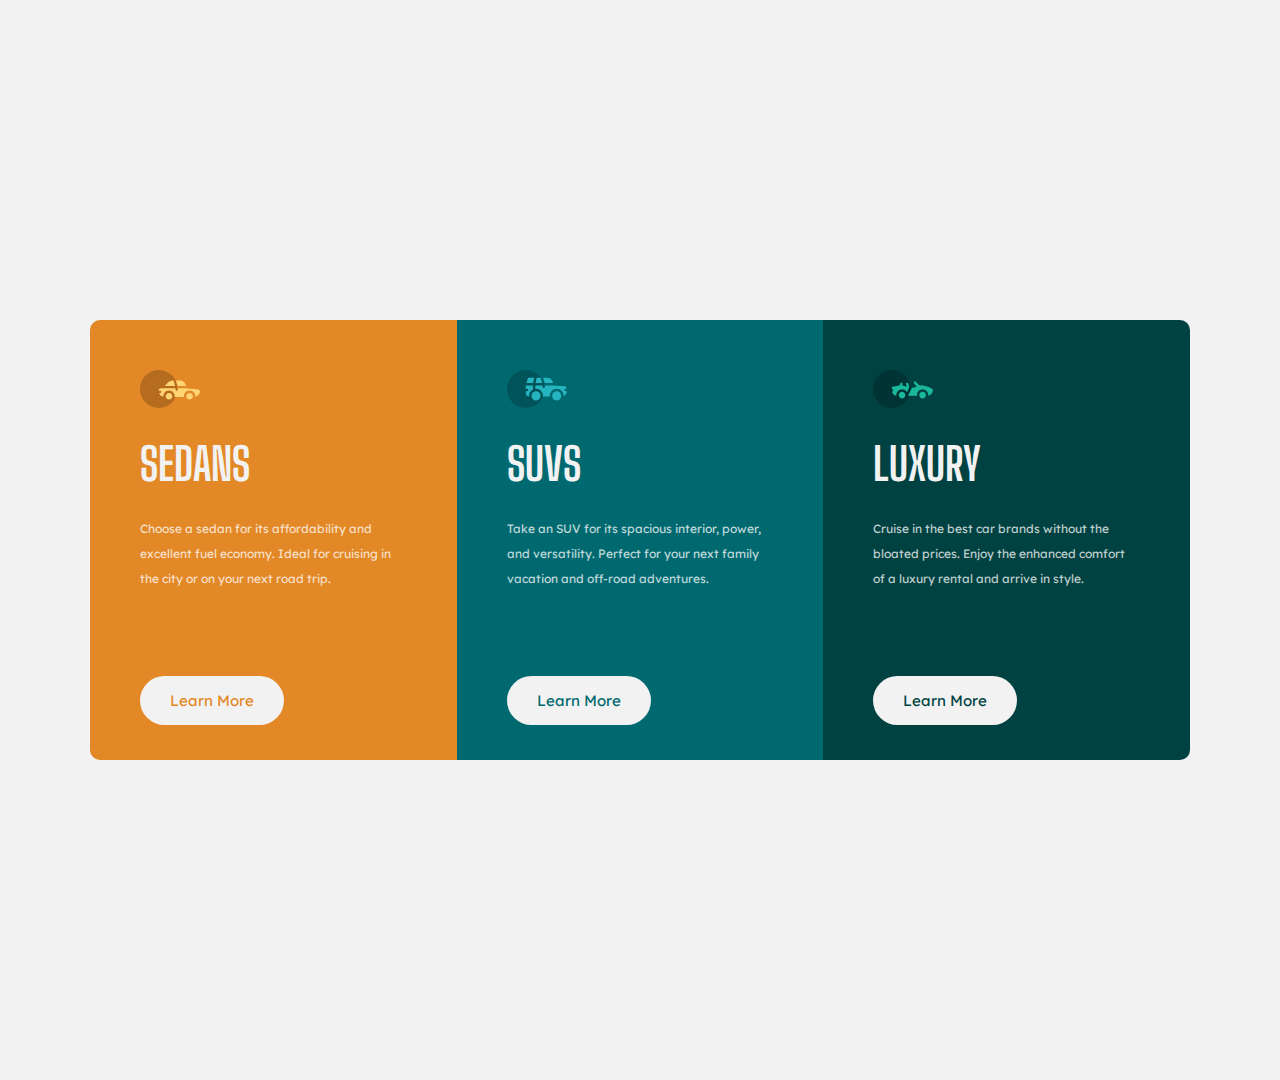
<file: 3-column-preview-card-component/index.html>
<!DOCTYPE html>
<html lang="en">

<head>
  <meta charset="UTF-8">
  <meta name="viewport" content="width=device-width, initial-scale=1.0">
  <!-- displays site properly based on user's device -->

  <link rel="icon" type="image/png" sizes="32x32" href="./images/favicon-32x32.png">

  <title>Frontend Mentor | 3-column preview card component</title>

  <!-- Feel free to remove these styles or customise in your own stylesheet 👍 -->
  <!--
    <style>
    .attribution { font-size: 11px; text-align: center; }
    .attribution a { color: hsl(228, 45%, 44%); }
  </style>
  -->
  <link rel="stylesheet" href="style.css">
</head>

<body>

  <main>
    <div class="cars">
      <div class="car sedan">
        <div class="img">
          <img src="images/icon-sedans.svg" alt="sedan">
        </div>
        <div class="text">
          <h2>Sedans</h2>
          <p>Choose a sedan for its affordability and excellent fuel economy. Ideal for cruising in the city
            or on your next road trip.
          </p>
        </div>
        <a href="#">Learn More</a>
      </div>
      <div class="car suv">
        <div class="img">
          <img src="images/icon-suvs.svg" alt="sedan">
        </div>
        <div class="text">
          <h2>Suvs</h2>
          <p>Take an SUV for its spacious interior, power, and versatility. Perfect for your next family vacation
            and off-road adventures.
          </p>
        </div>
        <a href="#">Learn More</a>
      </div>
      <div class="car luxury">
        <div class="img">
          <img src="images/icon-luxury.svg" alt="sedan">
        </div>
        <div class="text">
          <h2>Luxury</h2>
          <p>Cruise in the best car brands without the bloated prices. Enjoy the enhanced comfort of a luxury
            rental and arrive in style.
          </p>
        </div>
        <a href="#">Learn More</a>
      </div>
    </div>
  </main>



  <!--
    Sedans
  Choose a sedan for its affordability and excellent fuel economy. Ideal for cruising in the city 
  or on your next road trip.

  SUVs
  Take an SUV for its spacious interior, power, and versatility. Perfect for your next family vacation 
  and off-road adventures.

  Luxury
  Cruise in the best car brands without the bloated prices. Enjoy the enhanced comfort of a luxury 
  rental and arrive in style.
  
  <div class="attribution">
    Challenge by <a href="https://www.frontendmentor.io?ref=challenge" target="_blank">Frontend Mentor</a>. 
    Coded by <a href="#">Your Name Here</a>.
  </div>
  -->
</body>

</html>
</file>
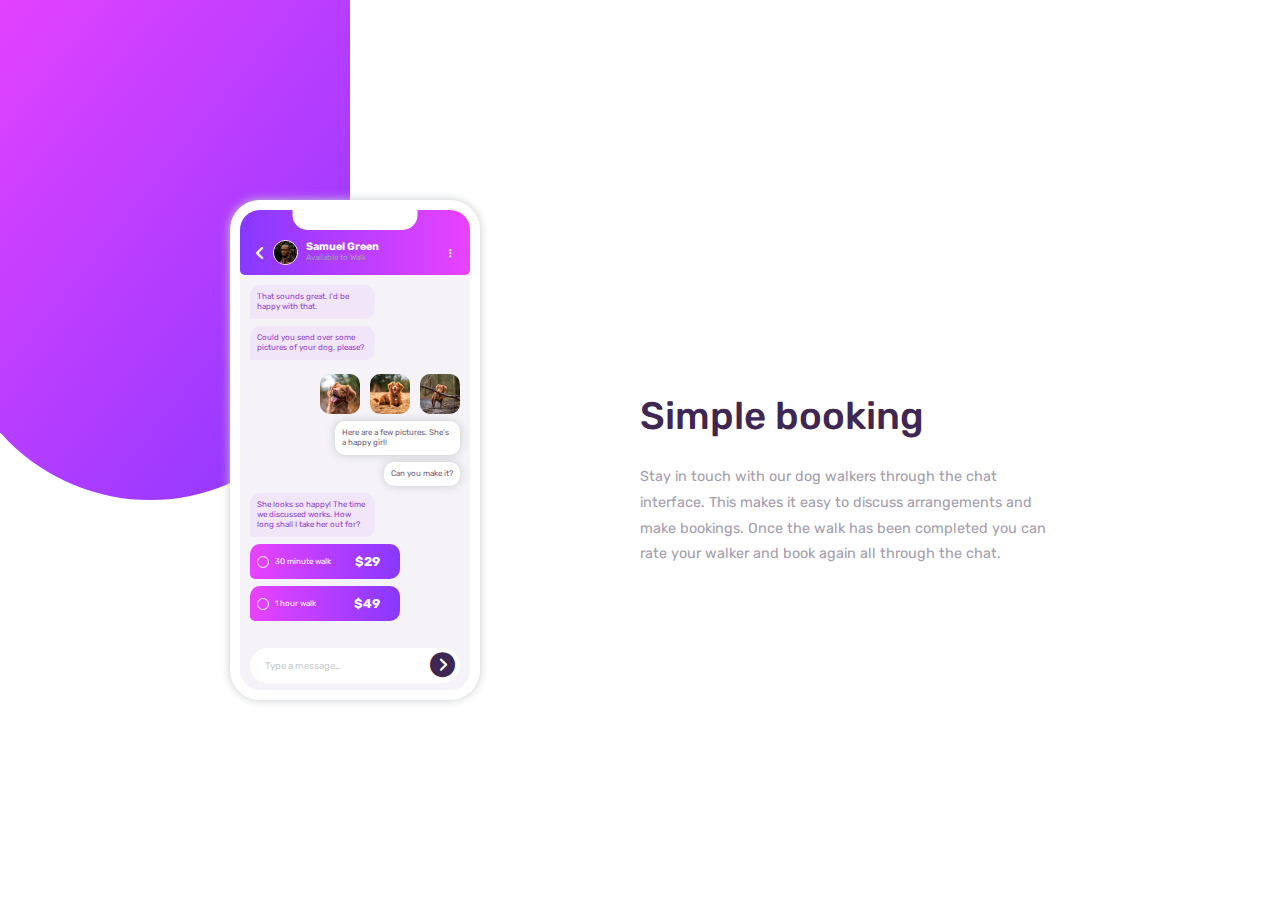
<file: Chat-App-CSS-Illustration/index.html>
<!DOCTYPE html>
<html lang="en">

<head>
  <meta charset="UTF-8">
  <meta name="viewport" content="width=device-width, initial-scale=1.0">
  <!-- displays site properly based on user's device -->

  <link rel="icon" type="image/png" sizes="32x32" href="./images/favicon-32x32.png">

  <title>Frontend Mentor | [Challenge Name Here]</title>

  <!-- Feel free to remove these styles or customise in your own stylesheet 👍 -->
  <!--
    <style>
    .attribution { font-size: 11px; text-align: center; }
    .attribution a { color: hsl(228, 45%, 44%); }
  </style>
  -->
  <link rel="stylesheet" href="https://cdnjs.cloudflare.com/ajax/libs/font-awesome/6.1.2/css/all.min.css" />
  <link rel="stylesheet" href="style.css">
</head>

<body>


  <main>
    <div class="container">
      <div class="phone">
        <div class="head">
          <i class="fa-solid fa-angle-left"></i>

          <div class="avatar">
            <img src="images/avatar.jpg" alt="avatar">
            <div class="info">
              <h6>Samuel Green</h6>
              <p>Available to Walk</p>
            </div>

          </div>
          <i class="menu fa-solid fa-ellipsis-vertical"></i>
        </div>
        <div class="screen">
          <div class="message receive">
            <p>That sounds great. I’d be happy with that.</p>
          </div>
          <div class="message receive">
            <p> Could you send over some pictures of your dog, please?</p>
          </div>
          <div class=" img">
            <img src="images/dog-image-1.jpg" alt="1">
            <img src="images/dog-image-2.jpg" alt="1">
            <img src="images/dog-image-3.jpg" alt="1">
          </div>
          <div class="message send">
            <p>Here are a few pictures. She’s a happy girl!</p>
          </div>
          <div class="message send">
            <p>Can you make it?</p>
          </div>
          <div class="message receive">
            <p>She looks so happy! The time we discussed works. How long shall I take her out for?</p>
          </div>
          <div class="price">
            <p>30 minute walk </p><span> $29</span>
          </div>
          <div class="price">
            <p>1 hour walk </p><span> $49</span>
          </div>
          <div class="blank">
            <p>Type a message…</p>
            <i class="fa-solid fa-circle-chevron-right"></i>
          </div>
        </div>
      </div>
      <div class="intro">
        <h1>Simple booking</h1>
        <p>Stay in touch with our dog walkers through the chat interface. This makes it easy to
          discuss arrangements and make bookings. Once the walk has been completed you can rate
          your walker and book again all through the chat.
        </p>
      </div>
    </div>
  </main>

  <!--
    Samuel Green
  Available to Walk

  That sounds great. I’d be happy with that.

  Could you send over some pictures of your dog, please?

  Here are a few pictures. She’s a happy girl!

  Can you make it?

  She looks so happy! The time we discussed works. How long shall I take her out for?

  30 minute walk
  $29

  1 hour walk
  $49

  Type a message…

  Simple booking

  Stay in touch with our dog walkers through the chat interface. This makes it easy to 
  discuss arrangements and make bookings. Once the walk has been completed you can rate 
  your walker and book again all through the chat.
  
  <div class="attribution">
    Challenge by <a href="https://www.frontendmentor.io?ref=challenge" target="_blank">Frontend Mentor</a>. 
    Coded by <a href="#">Your Name Here</a>.
  </div>
  -->
</body>

</html>
</file>
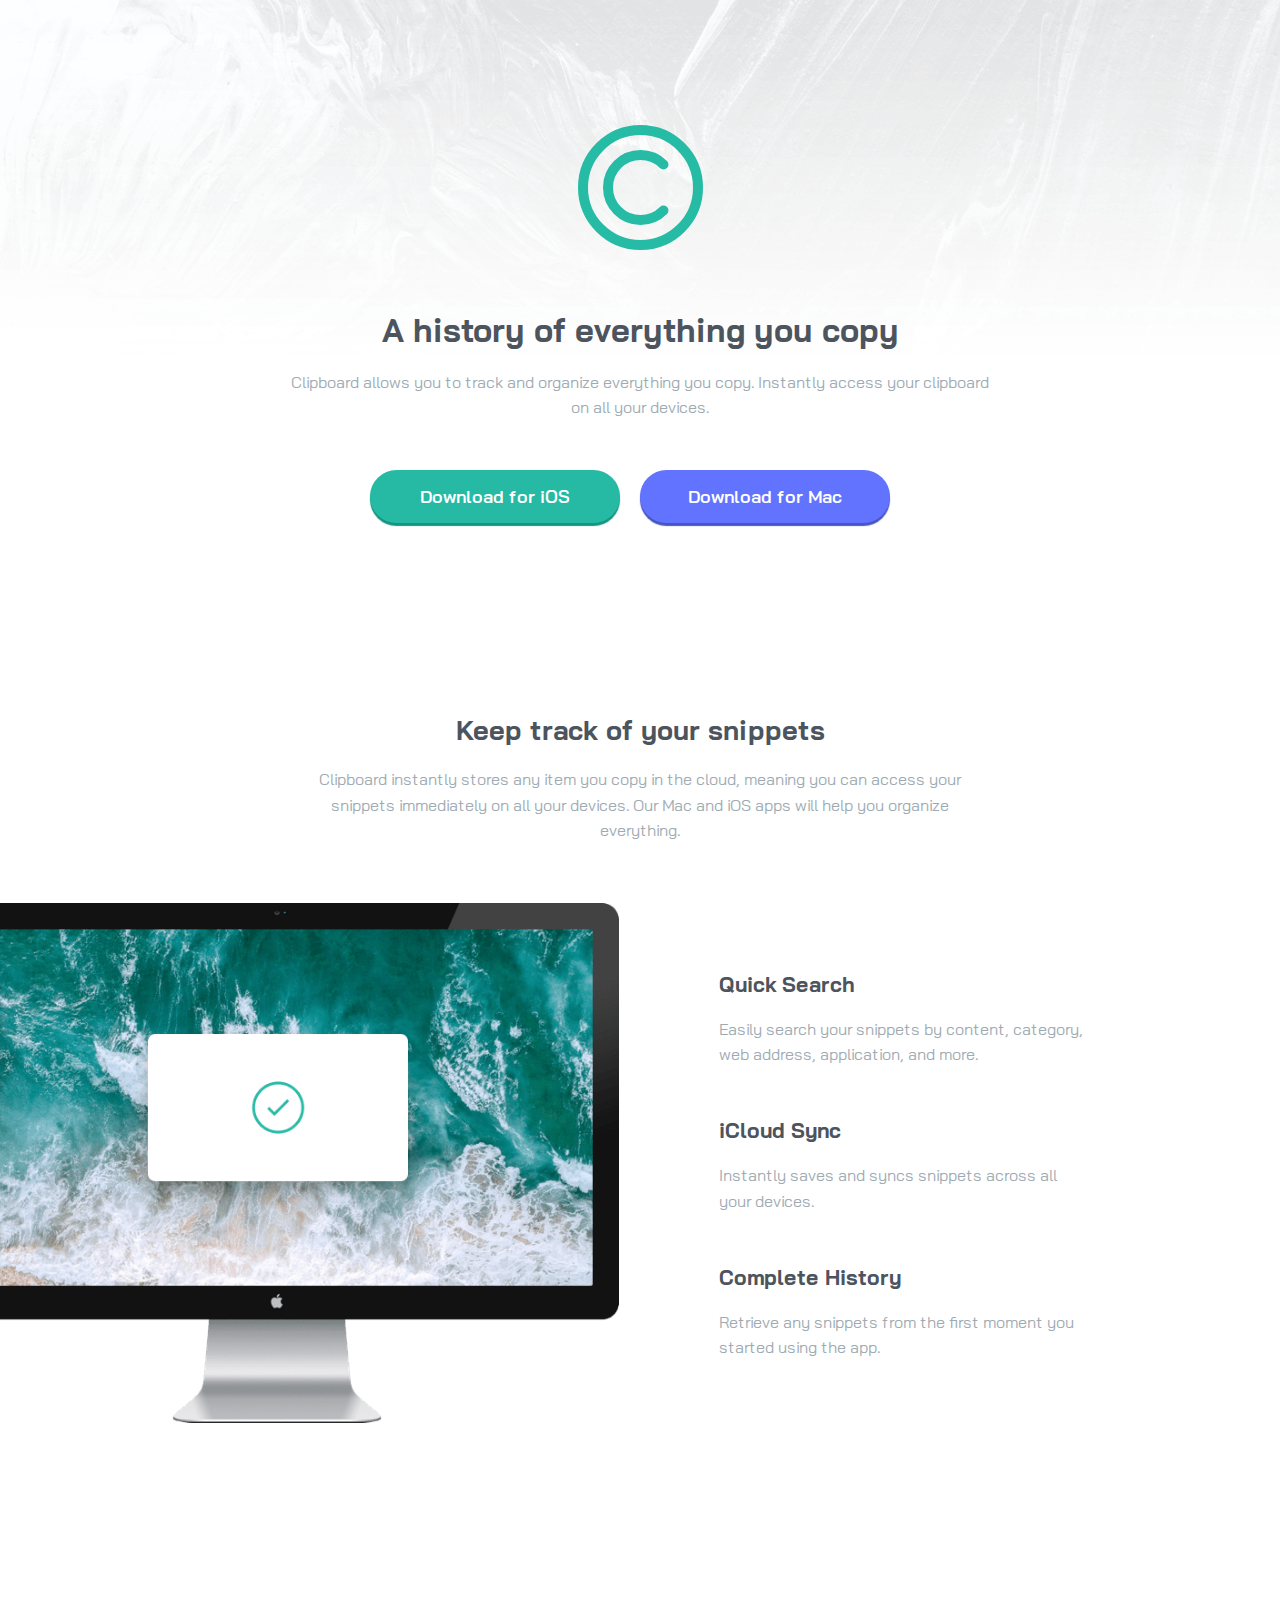
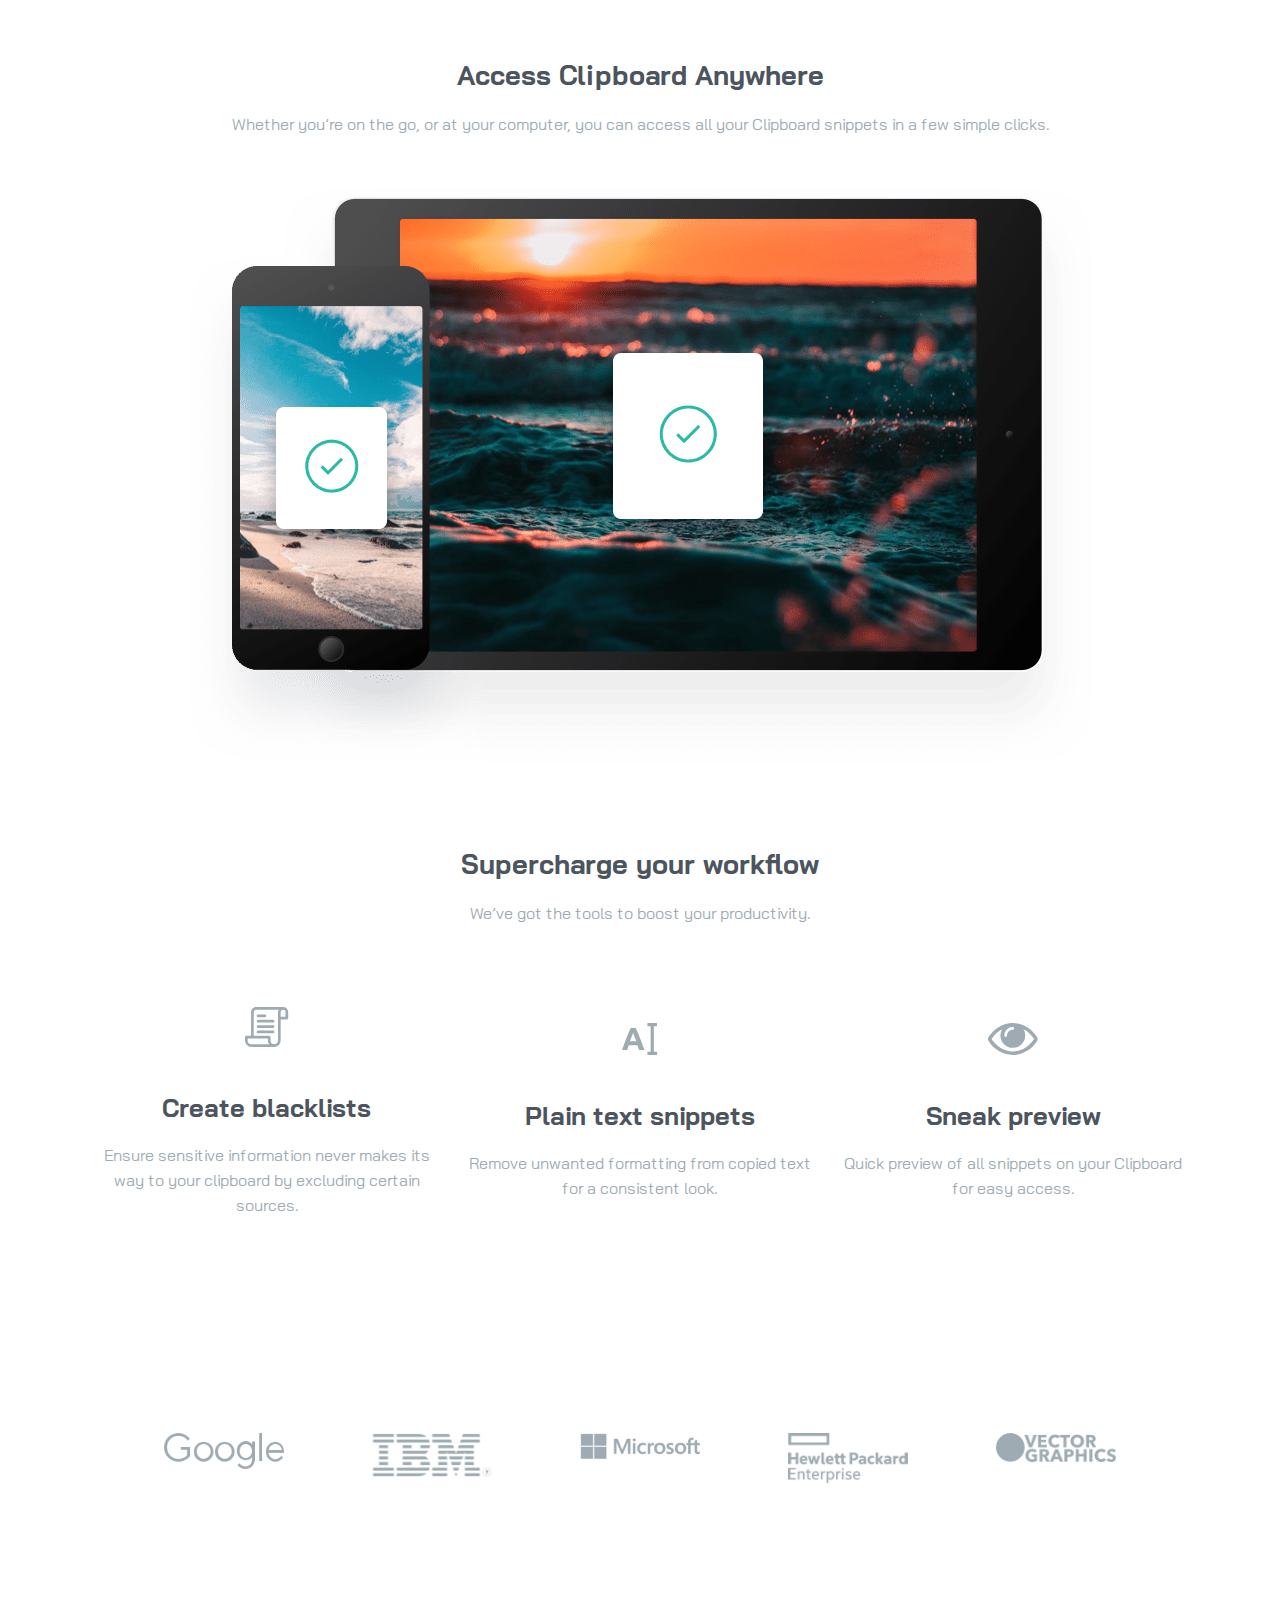
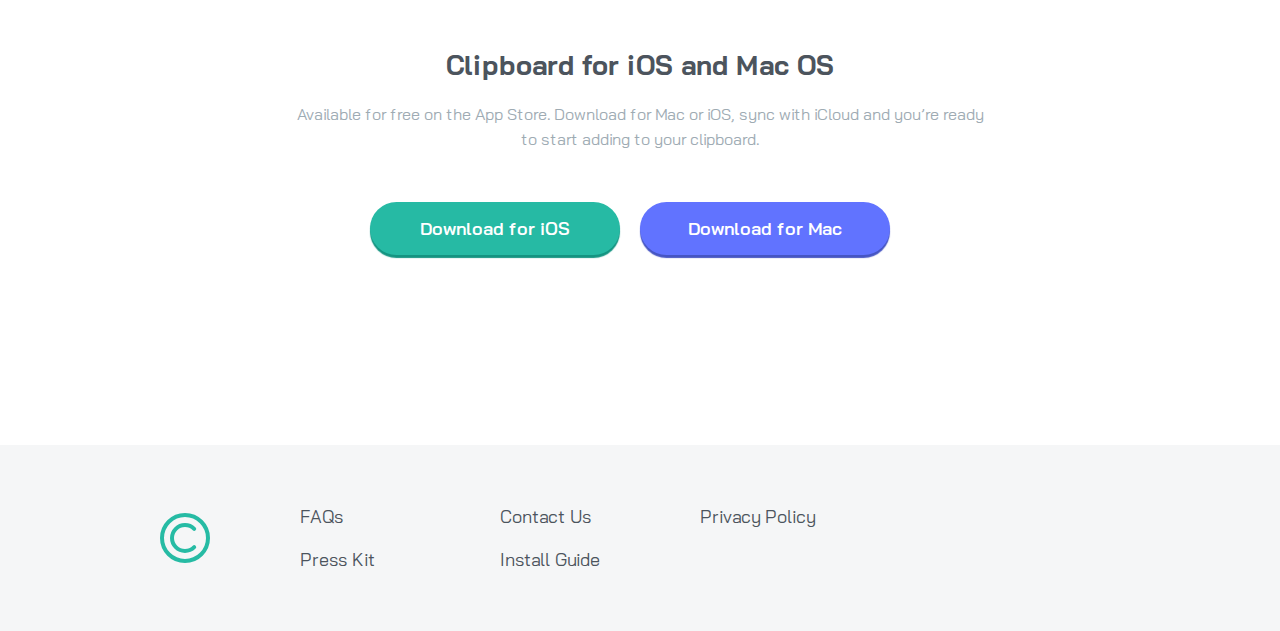
<file: Clipboard-Landing-Page/index.html>
<!DOCTYPE html>
<html lang="en">

<head>
  <meta charset="UTF-8">
  <meta name="viewport" content="width=device-width, initial-scale=1.0">
  <!-- displays site properly based on user's device -->

  <link rel="icon" type="image/png" sizes="32x32" href="./images/favicon-32x32.png">

  <title>Frontend Mentor | Clipboard landing page</title>
  <link rel="stylesheet" href="https://cdnjs.cloudflare.com/ajax/libs/font-awesome/6.2.0/css/all.min.css"
    integrity="sha512-xh6O/CkQoPOWDdYTDqeRdPCVd1SpvCA9XXcUnZS2FmJNp1coAFzvtCN9BmamE+4aHK8yyUHUSCcJHgXloTyT2A=="
    crossorigin="anonymous" referrerpolicy="no-referrer" />
  <link rel="stylesheet" href="style.css">
</head>

<body>

  <header>
    <div class="container">
      <div class="logo">
        <img src="images/logo.svg" alt="logo">
      </div>
      <div class="text">
        <h1>A history of everything you copy</h1>
        <p>Clipboard allows you to track and organize everything you
          copy. Instantly access your clipboard on all your devices.</p>
      </div>
      <div class="buttons">
        <div class="button ios">
          <a href="#">Download for iOS</a>
        </div>
        <div class="button mac">
          <a href="#">Download for Mac</a>
        </div>
      </div>
    </div>
  </header>
  <section class="snippet">
    <div class="container">
      <div class="text">
        <h2>Keep track of your snippets</h2>
        <p>Clipboard instantly stores any item you copy in the cloud,
          meaning you can access your snippets immediately on all your
          devices. Our Mac and iOS apps will help you organize everything.
        </p>
      </div>
    </div>
  </section>
  <section class="info">
    <div class="container">
      <div class="inner">
        <div class="img">
          <img src="images/image-computer.png" alt="computer">
        </div>
        <div class="text">
          <article class="search">
            <h3>Quick Search</h3>
            <p>Easily search your snippets by content, category, web address, application, and more.</p>
          </article>
          <article class="icloud">
            <h3>iCloud Sync</h3>
            <p> Instantly saves and syncs snippets across all your devices.</p>
          </article>
          <article class="history">
            <h3>Complete History</h3>
            <p>Retrieve any snippets from the first moment you started using the app.</p>
          </article>
        </div>
      </div>
    </div>
  </section>
  <section class="clipboard-1">
    <div class="container">
      <div class="text">
        <h2>Access Clipboard Anywhere</h2>
        <p>Whether you’re on the go, or at your computer, you can access all your Clipboard
          snippets in a few simple clicks.</p>
      </div>
      <div class="img">
        <img src="images/image-devices.png" alt="devices">
      </div>
    </div>
  </section>
  <section class="supercharge">
    <div class="container">
      <div class="text">
        <h2>Supercharge your workflow</h2>
        <p>We’ve got the tools to boost your productivity.
        </p>
      </div>
    </div>
  </section>
  <section class="prop">
    <div class="container">
      <div class="prop-items">
        <div class="prop-item">
          <img src="images/icon-blacklist.svg" alt="blacklist">
          <h3>Create blacklists</h3>
          <p> Ensure sensitive information never makes its way to your clipboard by excluding certain sources.
          </p>
        </div>
        <div class="prop-item">
          <img src="images/icon-text.svg" alt="text">
          <h3>Plain text snippets</h3>
          <p>Remove unwanted formatting from copied text for a consistent look.</p>
        </div>
        <div class="prop-item">
          <img src="images/icon-preview.svg" alt="preview">
          <h3>Sneak preview</h3>
          <p>Quick preview of all snippets on your Clipboard for easy access.</p>
        </div>
      </div>
    </div>
  </section>
  <section class="logos">
    <div class="container">
      <div class="logo-items">
        <div class="logo">
          <img src="images/logo-google.png" alt="google">
        </div>
        <div class="logo">
          <img src="images/logo-ibm.png" alt="ibm">
        </div>
        <div class="logo">
          <img src="images/logo-microsoft.png" alt="microsoft">
        </div>
        <div class="logo">
          <img src="images/logo-hp.png" alt="hp">
        </div>
        <div class="logo">
          <img src="images/logo-vector-graphics.png" alt="vector graphics">
        </div>
      </div>
    </div>
  </section>
  <section class="clipboard-2">
    <div class="container">
      <div class="inner">
        <h2>Clipboard for iOS and Mac OS</h2>
        <p> Available for free on the App Store. Download for Mac or iOS, sync with iCloud
          and you’re ready to start adding to your clipboard.</p>
        <div class="buttons">
          <div class="button ios">
            <a href="#">Download for iOS</a>
          </div>
          <div class="button mac">
            <a href="#">Download for Mac</a>
          </div>
        </div>
      </div>
    </div>
  </section>
  <footer>
    <div class="container">
      <div class="end">
        <img src="images/logo.svg" alt="logo">
        <div class="links">
          <a href="#">FAQs</a>
          <a href="#">Contact Us</a>
          <a href="#">Privacy Policy</a>
          <a href="#">Press Kit</a>
          <a href="#">Install Guide</a>
        </div>
        <div class="icons">
          <div class="icon"><a href="#"><i class="fa-brands fa-square-facebook"></i></a></div>
          <div class="icon"><a href="#"><i class="fa-brands fa-twitter"></i></a></div>
          <div class="icon"><a href="#"><i class="fa-brands fa-instagram"></i></a></div>
        </div>
      </div>
    </div>
  </footer>
</body>

</html>
</file>
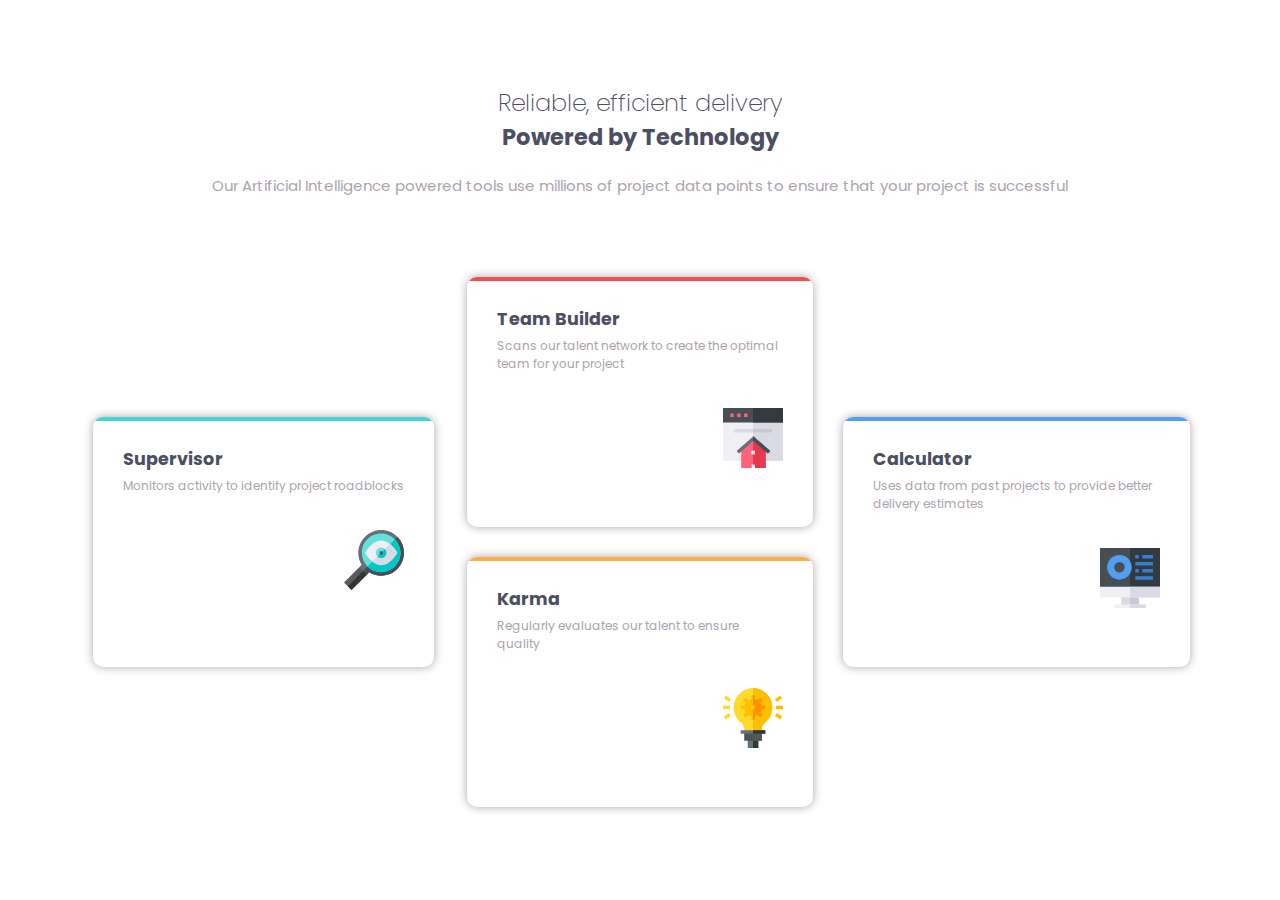
<file: Four-Card-Feature-Section/index.html>
<!DOCTYPE html>
<html lang="en">

<head>
  <meta charset="UTF-8">
  <meta name="viewport" content="width=device-width, initial-scale=1.0">
  <!-- displays site properly based on user's device -->

  <link rel="icon" type="image/png" sizes="32x32" href="./images/favicon-32x32.png">

  <title>Frontend Mentor | Four card feature section</title>

  <!-- Feel free to remove these styles or customise in your own stylesheet 👍 -->
  <!--
    <style>
    .attribution { font-size: 11px; text-align: center; }
    .attribution a { color: hsl(228, 45%, 44%); }
  </style>
  -->
  <link rel="stylesheet" href="style.css">
</head>

<body>


  <main>
    <div class="container">
      <div class="title">
        <h1>Reliable, efficient delivery</h1>
        <h2>Powered by Technology</h2>
        <p> Our Artificial Intelligence powered tools use millions of project data points
          to ensure that your project is successful
        </p>
      </div>
      <div class="cards">
        <div class="left">
          <div class="card superviser">
            <div class="text">
              <h3>Supervisor</h3>
              <p> Monitors activity to identify project roadblocks</p>
            </div>
            <div class="icon">
              <img src="images/icon-supervisor.svg" alt="Supervisor">
            </div>
          </div>
        </div>
        <div class="center">
          <div class="top">
            <div class="card team">
              <div class="text">
                <h3>Team Builder</h3>
                <p>Scans our talent network to create the optimal team for your project
                </p>
              </div>
              <div class="icon">
                <img src="images/icon-team-builder.svg" alt="team-builder">
              </div>
            </div>
          </div>
          <div class="bottom">
            <div class="card karma">
              <div class="text">
                <h3>Karma</h3>
                <p>Regularly evaluates our talent to ensure quality</p>
              </div>
              <div class="icon">
                <img src="images/icon-karma.svg" alt="">
              </div>
            </div>
          </div>
        </div>
        <div class="right">
          <div class="card calculator">
            <div class="text">
              <h3> Calculator</h3>
              <p> Uses data from past projects to provide better delivery estimates
              </p>
            </div>
            <div class="icon">
              <img src="images/icon-calculator.svg" alt="Calculator">
            </div>
          </div>
        </div>
      </div>
    </div>
  </main>
  <!--
   Reliable, efficient delivery
  Powered by Technology

  Our Artificial Intelligence powered tools use millions of project data points 
  to ensure that your project is successful

  Supervisor
  Monitors activity to identify project roadblocks

  Team Builder
  Scans our talent network to create the optimal team for your project

  Karma
  Regularly evaluates our talent to ensure quality

  Calculator
  Uses data from past projects to provide better delivery estimates

  
  <footer>
    <p class="attribution">
      Challenge by <a href="https://www.frontendmentor.io?ref=challenge" target="_blank">Frontend Mentor</a>. 
      Coded by <a href="#">Your Name Here</a>.
    </p>
  </footer>
 -->
</body>

</html>
</file>
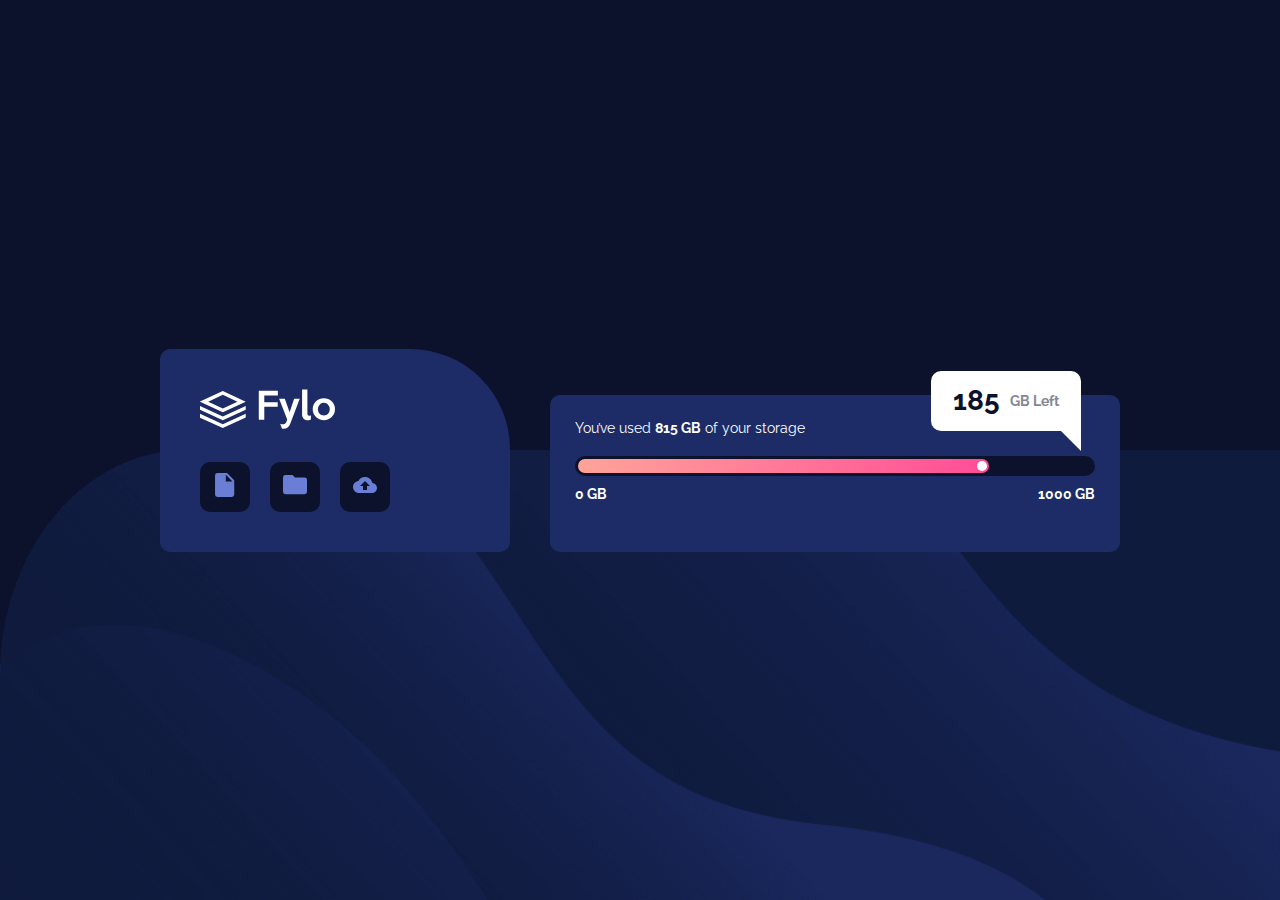
<file: Fylo-Data-Storage-Component/index.html>
<!DOCTYPE html>
<html lang="en">

<head>
  <meta charset="UTF-8">
  <meta name="viewport" content="width=device-width, initial-scale=1.0">
  <!-- displays site properly based on user's device -->

  <link rel="icon" type="image/png" sizes="32x32" href="./images/favicon-32x32.png">

  <title>Frontend Mentor | Fylo data storage component</title>

  <!-- Feel free to remove these styles or customise in your own stylesheet 👍 -->
  <!--
    <style>
    .attribution { font-size: 11px; text-align: center; }
    .attribution a { color: hsl(228, 45%, 44%); }
  </style>
  -->
  <link rel="stylesheet" href="style.css">
</head>

<body>
  <main>
    <div class="container">
      <div class="fylo">
        <img src="images/logo.svg" alt="logo">
        <div class="icons">
          <div class="icon"><a href="#"><img src="images/icon-document.svg" alt="document"></a></div>
          <div class="icon"><a href="#"><img src="images/icon-folder.svg" alt="folder"></a></div>
          <div class="icon"><a href="#"><img src="images/icon-upload.svg" alt="upload"></a></div>
        </div>
      </div>
      <div class="numbers">
        <div class="content">
          <p>You’ve used <span>815 GB</span> of your storage</p>
          <div class="outer">
            <div class="inner">
              <div class="circle"></div>
            </div>
          </div>
          <p class="gb"><span>0 GB</span><span>1000 GB</span></p>
        </div>
        <div class="top">
          <p>185 <span>GB Left</span></p>
        </div>
      </div>
    </div>
  </main>
  <!--
    You’ve used 815 GB of your storage

  185 GB Left
  
  0 GB
  1000 GB
  
  <div class="attribution">
    Challenge by <a href="https://www.frontendmentor.io?ref=challenge" target="_blank">Frontend Mentor</a>. 
    Coded by <a href="#">Your Name Here</a>.
  </div>
  -->
</body>

</html>
</file>
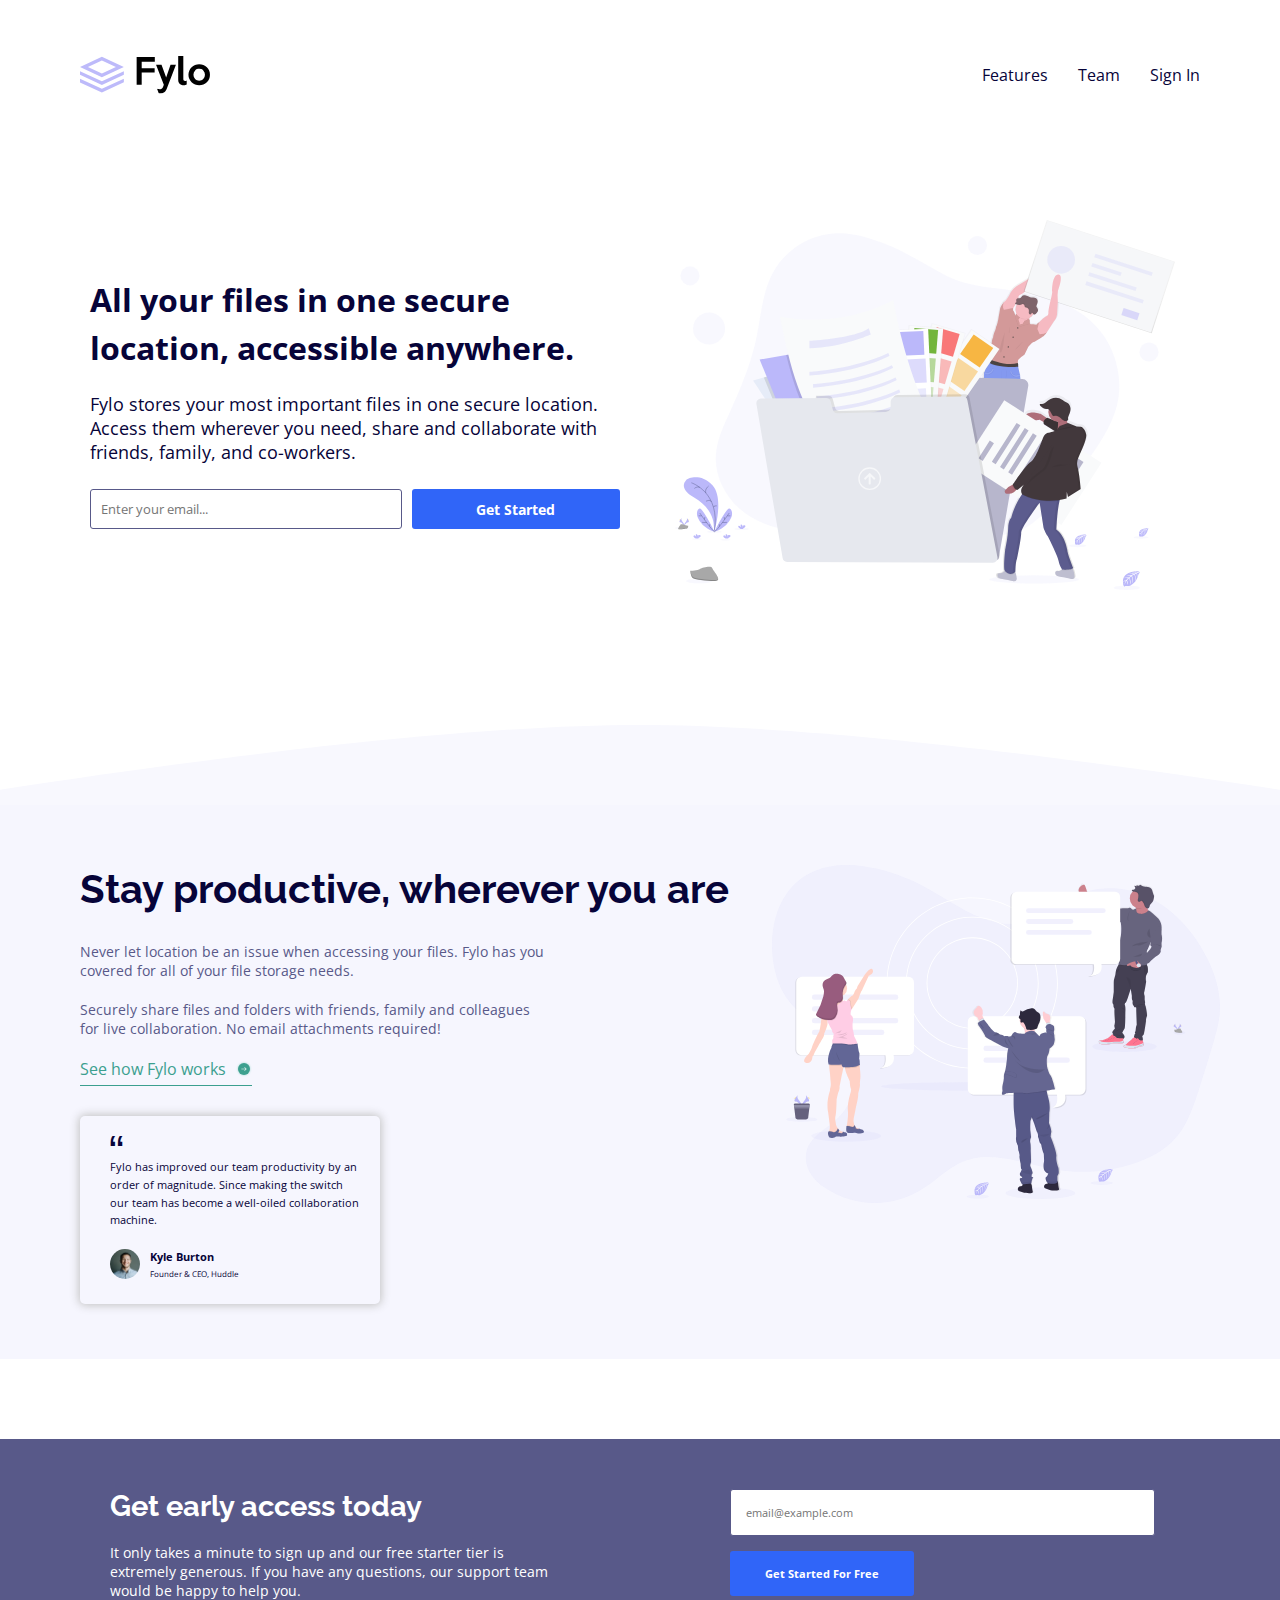
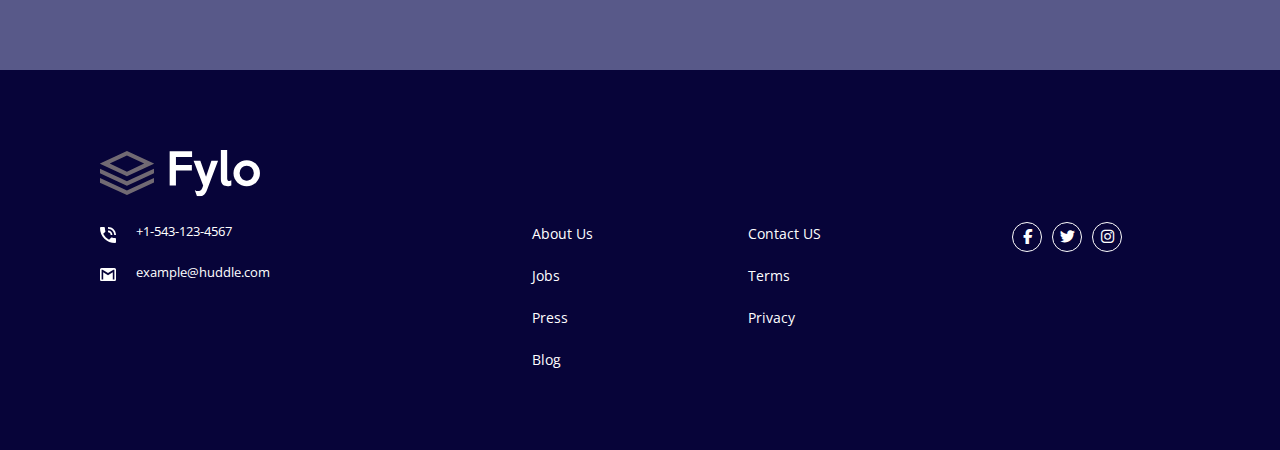
<file: Fylo-Landing-Page-With-Two-Column-Layout/index.html>
<!DOCTYPE html>
<html lang="en">

<head>
  <meta charset="UTF-8">
  <meta name="viewport" content="width=device-width, initial-scale=1.0">
  <!-- displays site properly based on user's device -->

  <link rel="icon" type="image/png" sizes="32x32" href="./images/favicon-32x32.png">

  <title>Frontend Mentor | Fylo landing page with two column layout</title>
  <link rel="stylesheet" href="https://cdnjs.cloudflare.com/ajax/libs/font-awesome/6.2.0/css/all.min.css" />
  <link rel="stylesheet" href="style.css">
</head>

<body>
  <header>
    <div class="container">
      <nav>
        <img src="images/logo.svg" alt="logo">
        <ul class="nav-items">
          <li class="nav-item"><a href="" class="nav-link">Features</a></li>
          <li class="nav-item"><a href="" class="nav-link"> Team</a></li>
          <li class="nav-item"><a href="" class="nav-link">Sign In</a></li>
        </ul>
      </nav>
      <div class="content">
        <div class="text">
          <h2> All your files in one secure location, accessible anywhere.</h2>
          <p>Fylo stores your most important files in one secure location.
            Access them wherever you need, share and collaborate with friends,
            family, and co-workers.
          </p>
          <form>
            <input type="email" name="email" id="email" placeholder="Enter your email...">
            <button type="submit">Get Started</button>
          </form>
        </div>
        <div class="img">
          <img src="images/illustration-1.svg" alt="illustration-1">
        </div>
      </div>
    </div>
  </header>

  <section class="productive">
    <div class="container">
      <div class="content">
        <div class="img">
          <img src="images/illustration-2.svg" alt="">
        </div>
        <div class="text">
          <h3>Stay productive, wherever you are</h3>
          <p>Never let location be an issue when accessing your files. Fylo has you
            covered for all of your file storage needs.
          </p>
          <p>Securely share files and folders with friends, family and colleagues for
            live collaboration. No email attachments required!
          </p>
          <div class="link">
            <a href="#">See how Fylo works <img src="images/icon-arrow.svg" alt=""></a>
          </div>
          <div class="card">
            <img src="images/icon-quotes.svg" alt="icon-quotes">
            <p>Fylo has improved our team productivity by an order of magnitude. Since
              making the switch our team has become a well-oiled collaboration machine.
            </p>
            <div class="avatar">
              <img src="images/avatar-testimonial.jpg" alt="avatar">
              <div class="info">
                <p class="name">Kyle Burton</p>
                <p class="position">Founder & CEO, Huddle</p>
              </div>
            </div>
          </div>
        </div>
      </div>
    </div>
  </section>

  <section class="access">
    <div class="container">
      <div class="content">
        <div class="text">
          <h3>Get early access today</h3>
          <p>It only takes a minute to sign up and our free starter tier is extremely generous.
            If you have any questions, our support team would be happy to help you.
          </p>
        </div>
        <form>
          <input type="email" name="email" id="email" placeholder="email@example.com">
          <button type="submit">Get Started For Free</button>
        </form>
      </div>
    </div>
  </section>



  <footer>
    <div class="container">
      <div class="content">
        <div class="logo">
          <img src="images/logo.svg" alt="logo">
        </div>
        <div class="end">
          <div class="contact">
            <div class="phone item">
              <img src="images/icon-phone.svg" alt="phone">
              <p> +1-543-123-4567</p>
            </div>
            <div class="email item">
              <img src="images/icon-email.svg" alt="email">
              <p>example@huddle.com</p>
            </div>
          </div>
          <div class="info">
            <div class="item">
              <a href="#">About Us</a>
            </div>
            <div class="item">
              <a href="#"> Jobs</a>
            </div>
            <div class="item">
              <a href="#">Press</a>
            </div>
            <div class="item">
              <a href="#">Blog</a>
            </div>
          </div>
          <div class="look">
            <div class="item">
              <a href="#"> Contact US</a>
            </div>
            <div class="item">
              <a href="#">Terms</a>
            </div>
            <div class="item">
              <a href="#">Privacy</a>
            </div>
          </div>
          <div class="social">
            <div class="icon"><a href="#"><i class="fa-brands fa-facebook-f"></i></a></div>
            <div class="icon"><a href="#"><i class="fa-brands fa-twitter"></i></a></div>
            <div class="icon"><a href="#"><i class="fa-brands fa-instagram"></i></a></div>
          </div>
        </div>
      </div>
    </div>
  </footer>

</body>

</html>
</file>
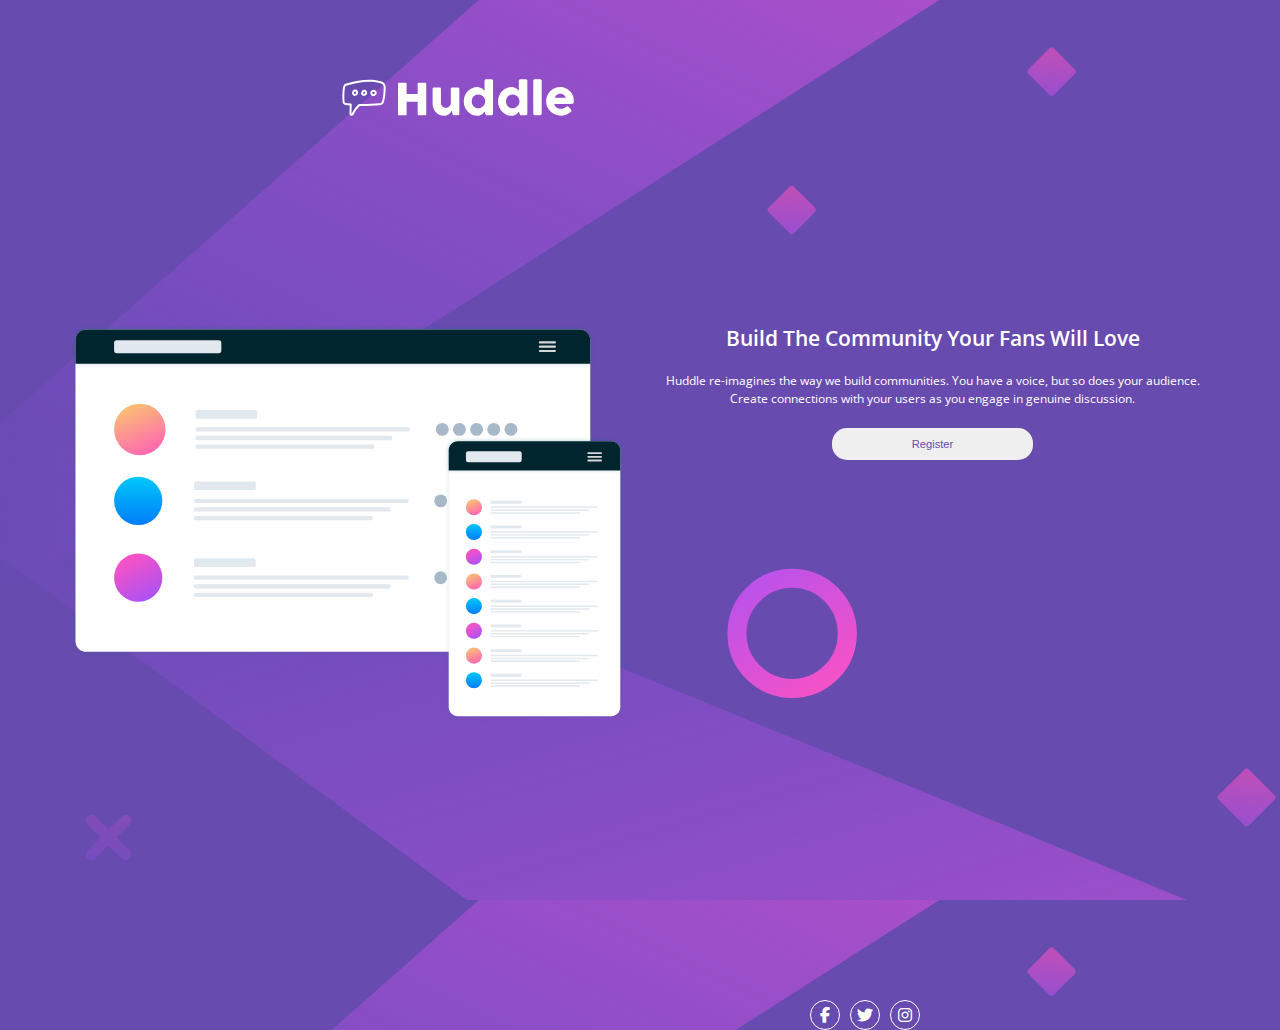
<file: Huddle-Landing-Page-With-a-Single-Introductory-Section/index.html>
<!DOCTYPE html>
<html lang="en">

<head>
  <meta charset="UTF-8">
  <meta name="viewport" content="width=device-width, initial-scale=1.0">
  <!-- displays site properly based on user's device -->

  <link rel="icon" type="image/png" sizes="32x32" href="./images/favicon-32x32.png">

  <title>Frontend Mentor | Huddle landing page with single introductory section</title>

  <!-- Feel free to remove these styles or customise in your own stylesheet 👍 -->
  <!--
    <style>
    .attribution { font-size: 11px; text-align: center; }
    .attribution a { color: hsl(228, 45%, 44%); }
  </style>
  -->
  <link rel="stylesheet" href="https://cdnjs.cloudflare.com/ajax/libs/font-awesome/6.1.2/css/all.min.css" />
  <link rel="stylesheet" href="style.css">
</head>

<body>

  <header>
    <div class="container">
      <img src="images/logo.svg" alt="logo">
    </div>
  </header>
  <main>
    <div class="container">
      <div class="img">
        <img src="images/illustration-mockups.svg" alt="illustration-mockups">
      </div>
      <div class="info">
        <h1> Build The Community Your Fans Will Love</h1>
        <p> Huddle re-imagines the way we build communities. You have a voice, but so does your audience.
          Create connections with your users as you engage in genuine discussion. </p>
        <button type="button">Register</button>
      </div>
    </div>
  </main>
  <footer>
    <div class="container">
      <div class="icons">
        <div class="icon-item">
          <a href="#"><i class="fa-brands fa-facebook-f"></i></a>
        </div>
        <div class="icon-item">
          <a href="#"><i class="fa-brands fa-twitter"></i></a>
        </div>
        <div class="icon-item">
          <a href="#"><i class="fa-brands fa-instagram"></i></a>
        </div>
      </div>
    </div>
  </footer>
  <!--
    Build The Community Your Fans Will Love

  Huddle re-imagines the way we build communities. You have a voice, but so does your audience. 
  Create connections with your users as you engage in genuine discussion. 

  Register

  <footer>
    <p class="attribution">
      Challenge by <a href="https://www.frontendmentor.io?ref=challenge" target="_blank">Frontend Mentor</a>. 
      Coded by <a href="#">Your Name Here</a>.
    </p>
  </footer>
  -->
</body>

</html>
</file>
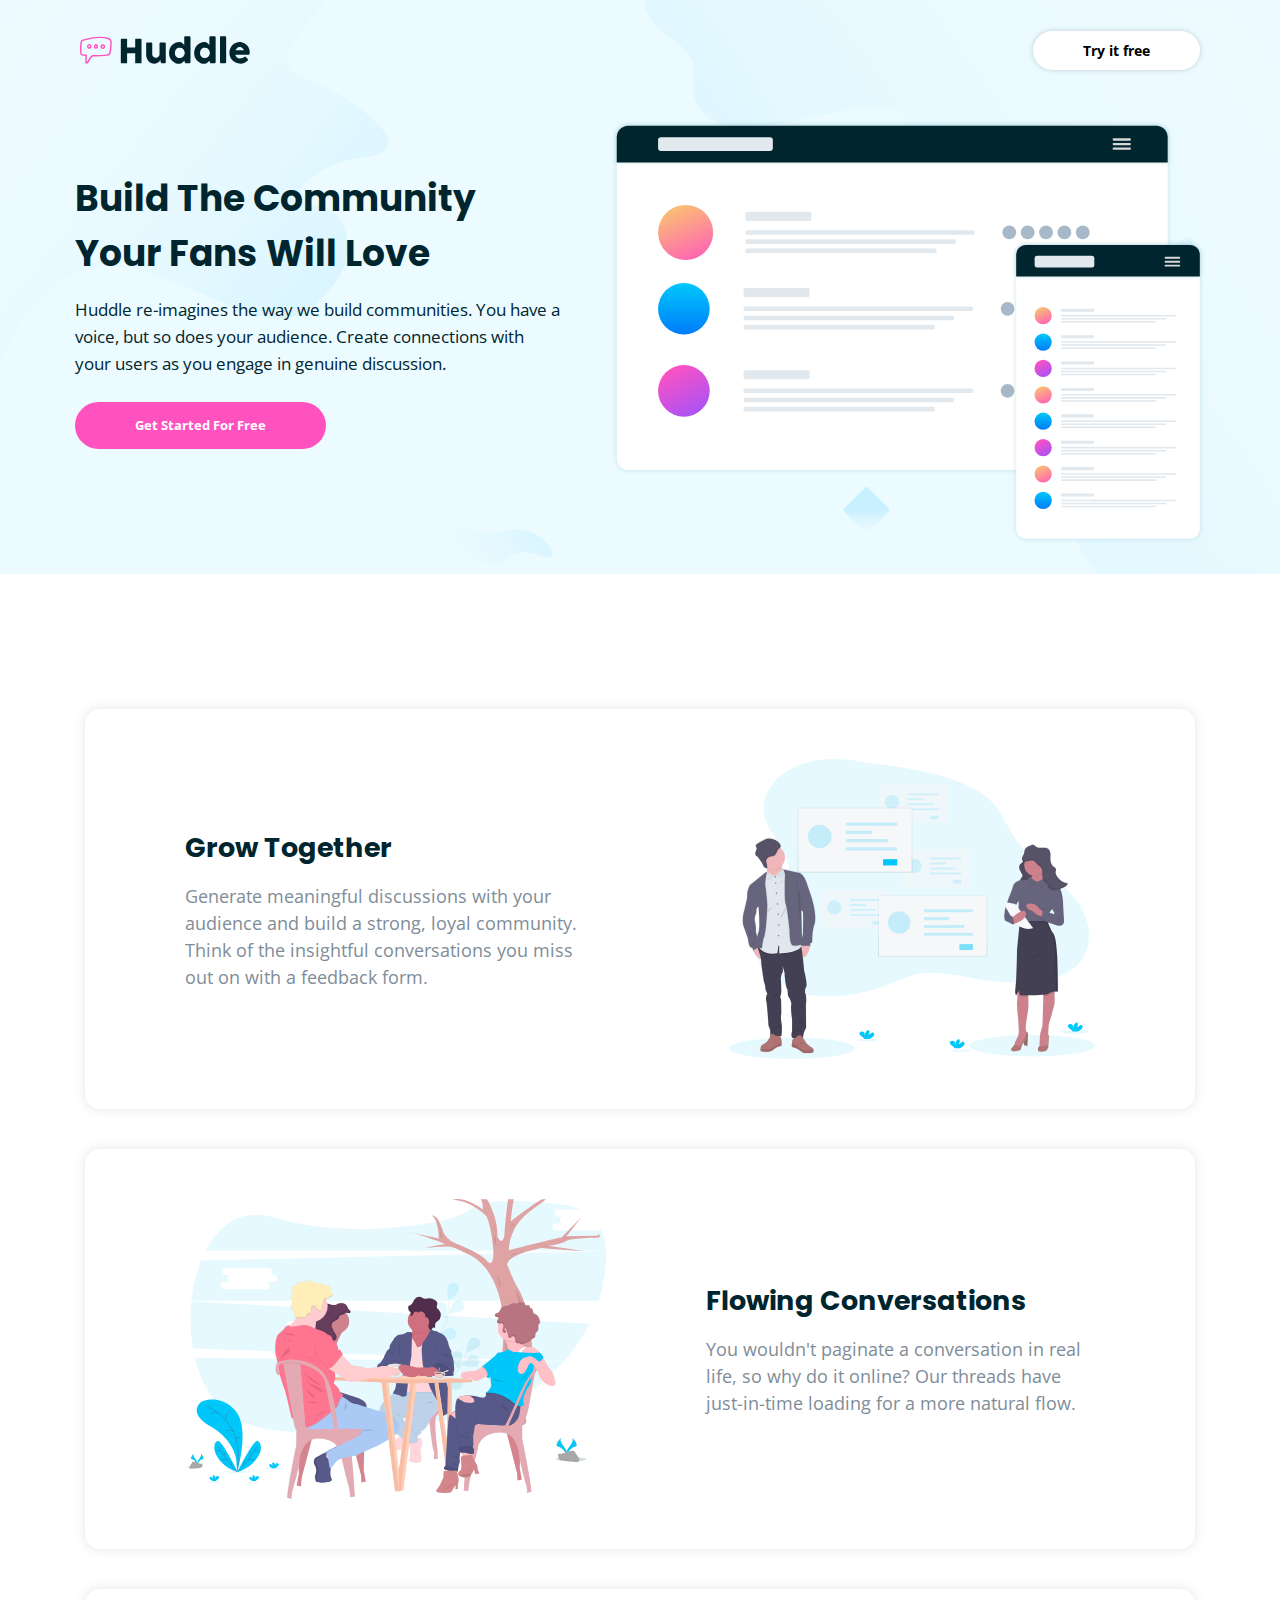
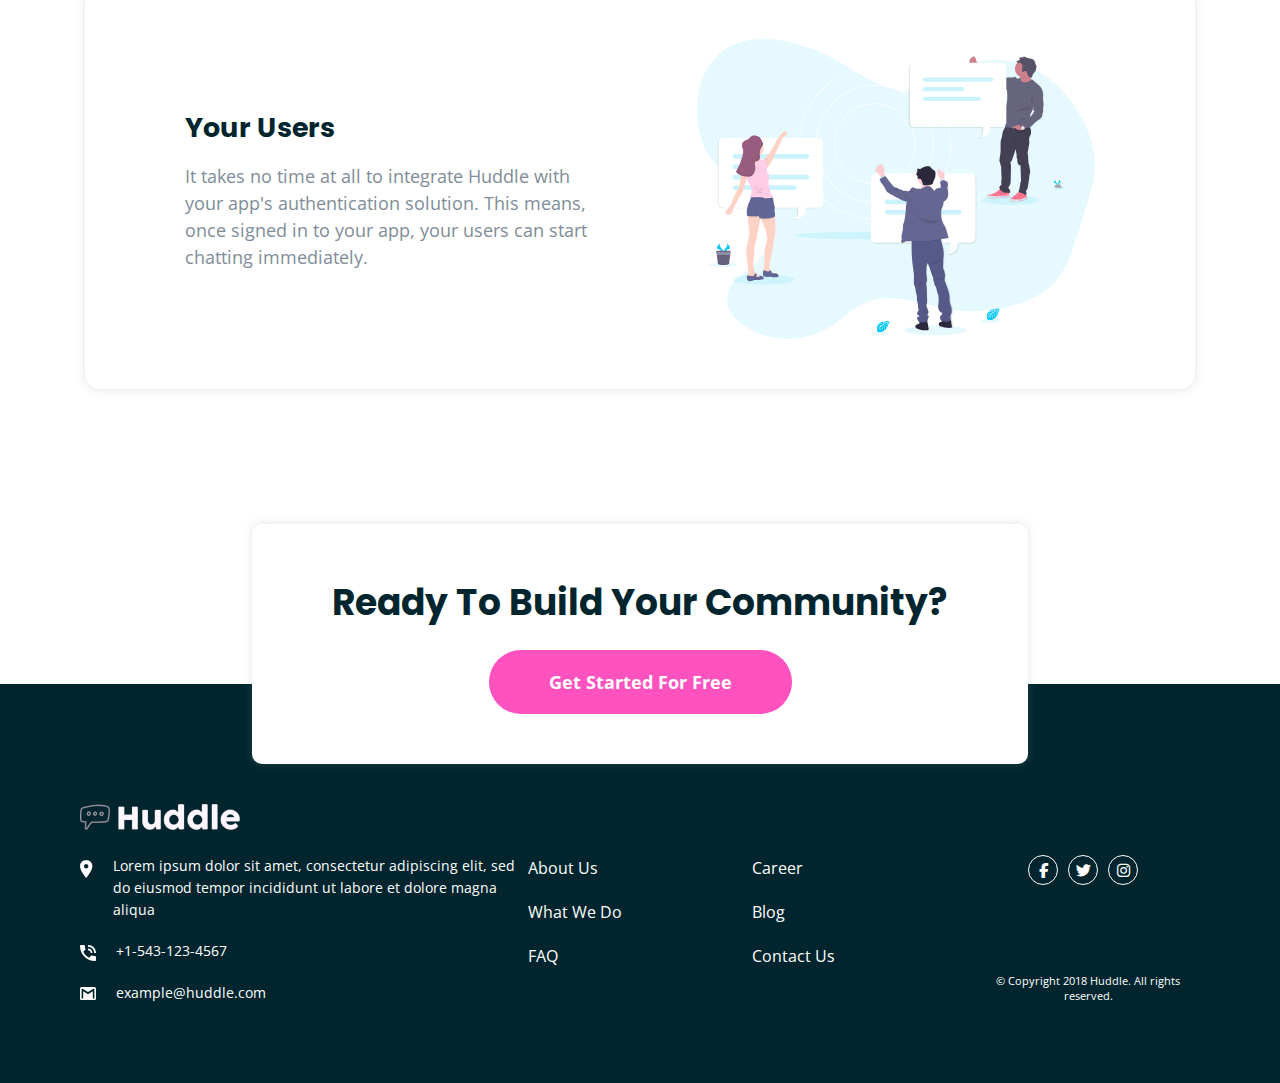
<file: Huddle-Landing-Page-With-Alternating-Feature-Blocks/index.html>
<!DOCTYPE html>
<html lang="en">

<head>
  <meta charset="UTF-8">
  <meta name="viewport" content="width=device-width, initial-scale=1.0">
  <!-- displays site properly based on user's device -->

  <link rel="icon" type="image/png" sizes="32x32" href="./images/favicon-32x32.png">

  <title>Frontend Mentor | Huddle landing page with alternating feature blocks</title>

  <link rel="stylesheet" href="https://cdnjs.cloudflare.com/ajax/libs/font-awesome/6.2.0/css/all.min.css" />
  <link rel="stylesheet" href="style.css">
</head>

<body>

  <header>
    <div class="container">
      <nav>
        <img src="images/logo.svg" alt="logo">
        <a href="#">Try it free</a>
      </nav>
      <div class="content">
        <div class="text">
          <h1>Build The Community Your Fans Will Love</h1>
          <p>Huddle re-imagines the way we build communities. You have a voice, but so does your audience.
            Create connections with your users as you engage in genuine discussion.
          </p>
          <a href="#">Get Started For Free
          </a>
        </div>
        <div class="img">
          <img src="images/illustration-mockups.svg" alt="illustration-mockups">
        </div>
      </div>
    </div>
  </header>
  <section class="prop">
    <div class="container">
      <div class="prop-items">
        <div class="prop-item grow">
          <div class="img">
            <img src="images/illustration-grow-together.svg" alt="illustration-grow-together">
          </div>
          <div class="text">
            <h3>Grow Together</h3>
            <p> Generate meaningful discussions with your audience and build a strong, loyal community.
              Think of the insightful conversations you miss out on with a feedback form.
            </p>
          </div>
        </div>
        <div class="prop-item conversation">
          <div class="img">
            <img src="images/illustration-flowing-conversation.svg" alt="illustration-flowing-conversation">
          </div>
          <div class="text">
            <h3> Flowing Conversations</h3>
            <p>You wouldn't paginate a conversation in real life, so why do it online? Our threads
              have just-in-time loading for a more natural flow.</p>
          </div>
        </div>
        <div class="prop-item users">
          <div class="img">
            <img src="images/illustration-your-users.svg" alt="illustration-your-users">
          </div>
          <div class="text">
            <h3>Your Users</h3>
            <p>It takes no time at all to integrate Huddle with your app's authentication solution.
              This means, once signed in to your app, your users can start chatting immediately.
            </p>
          </div>
        </div>
      </div>
    </div>
  </section>
  <section class="box">
    <div class="container">
      <div class="inner">
        <h5> Ready To Build Your Community?</h5>
        <a href="#"> Get Started For Free</a>
      </div>
    </div>
  </section>
  <footer>
    <div class="container">
      <div class="content">
        <div class="logo">
          <img src="images/logo.ico" alt="logo">
        </div>
        <div class="end">
          <div class="contact">
            <div class="location item">
              <img src="images/icon-location.svg" alt="location">
              <p>Lorem ipsum dolor sit amet, consectetur adipiscing elit, sed do eiusmod tempor
                incididunt ut labore et dolore magna aliqua</p>
            </div>
            <div class="phone item">
              <img src="images/icon-phone.svg" alt="phone">
              <p> +1-543-123-4567</p>
            </div>
            <div class="email item">
              <img src="images/icon-email.svg" alt="email">
              <p>example@huddle.com</p>
            </div>
          </div>
          <div class="info">
            <div class="item">
              <a href="#">About Us</a>
            </div>
            <div class="item">
              <a href="#"> What We Do</a>
            </div>
            <div class="item">
              <a href="#">FAQ</a>
            </div>
          </div>
          <div class="look">
            <div class="item">
              <a href="#"> Career</a>
            </div>
            <div class="item">
              <a href="#"> Blog</a>
            </div>
            <div class="item">
              <a href="#"> Contact Us</a>
            </div>
          </div>
          <div class="social">
            <div class="icons">
              <div class="icon"><a href="#"><i class="fa-brands fa-facebook-f"></i></a></div>
              <div class="icon"><a href="#"><i class="fa-brands fa-twitter"></i></a></div>
              <div class="icon"><a href="#"><i class="fa-brands fa-instagram"></i></a></div>
            </div>
            <div class="right">
              <p>&copy; Copyright 2018 Huddle. All rights reserved.</p>
            </div>
          </div>
        </div>
      </div>
    </div>
  </footer>

</body>

</html>
</file>
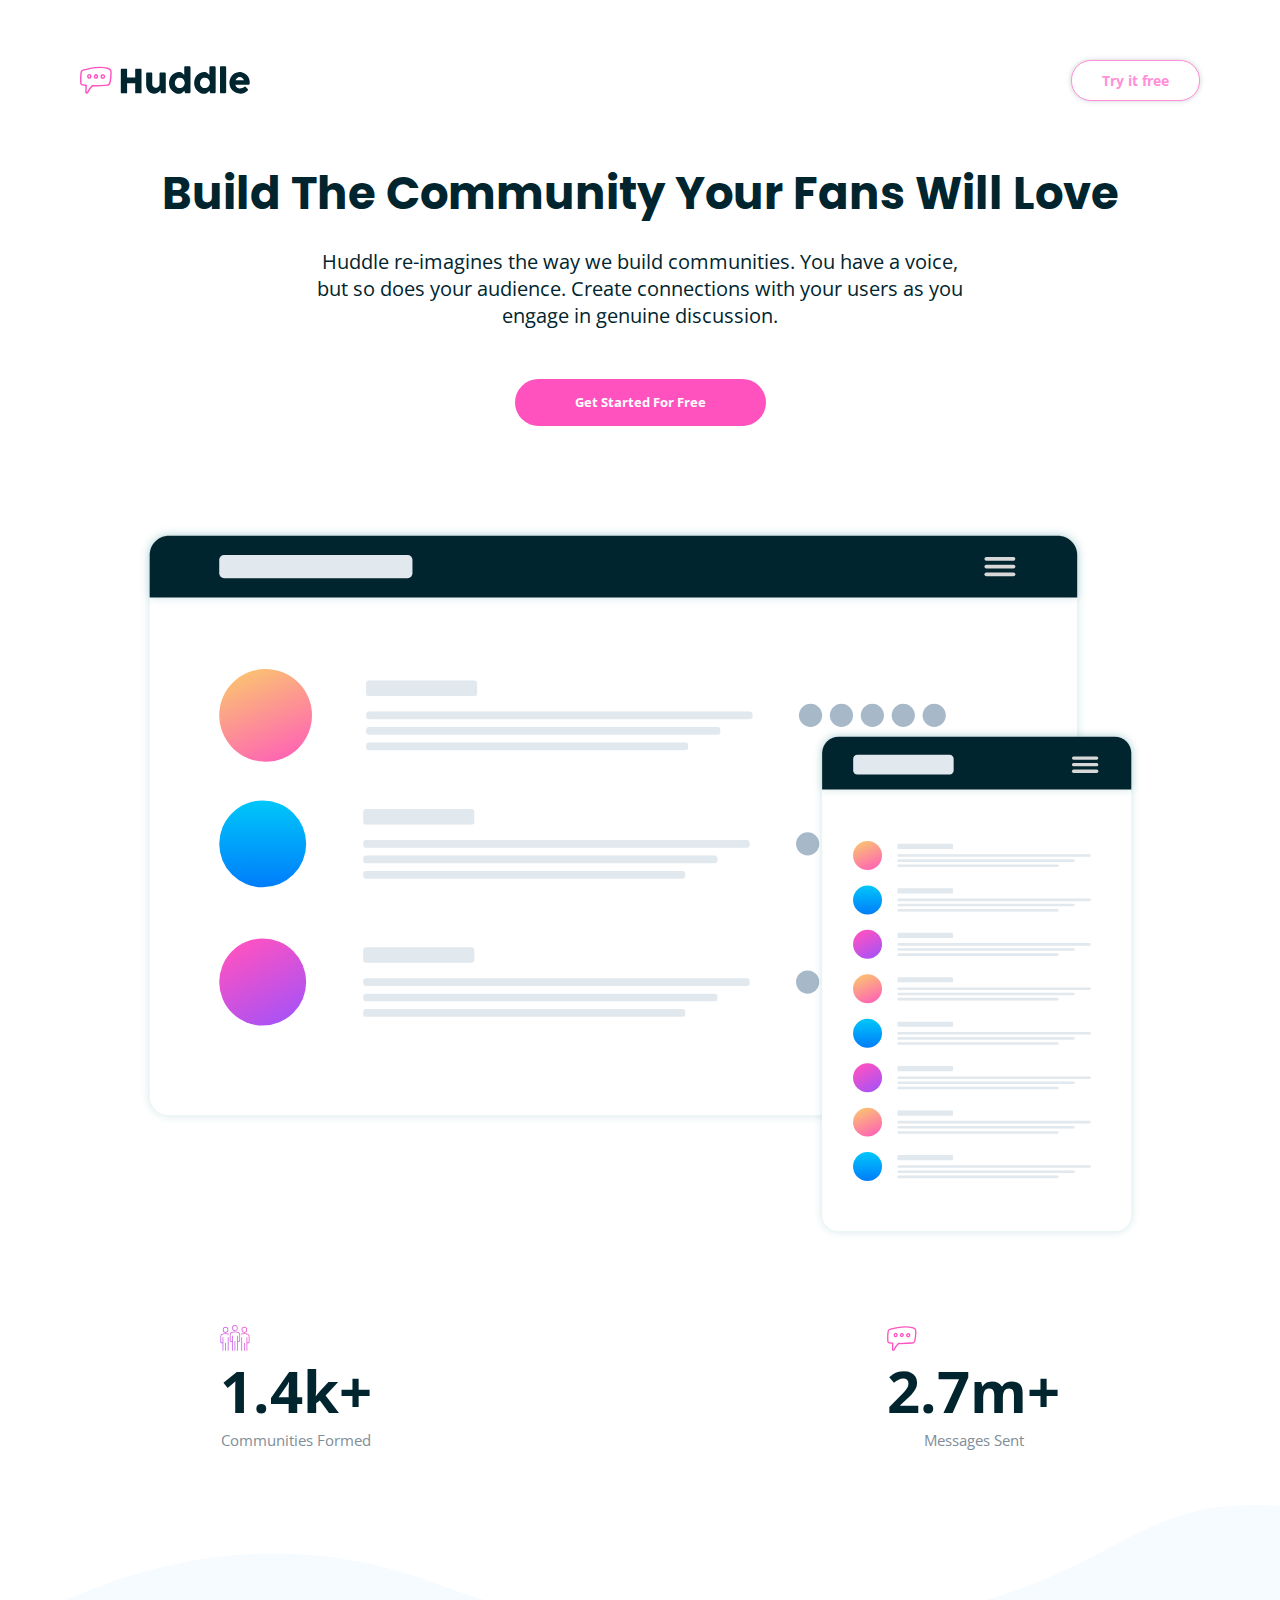
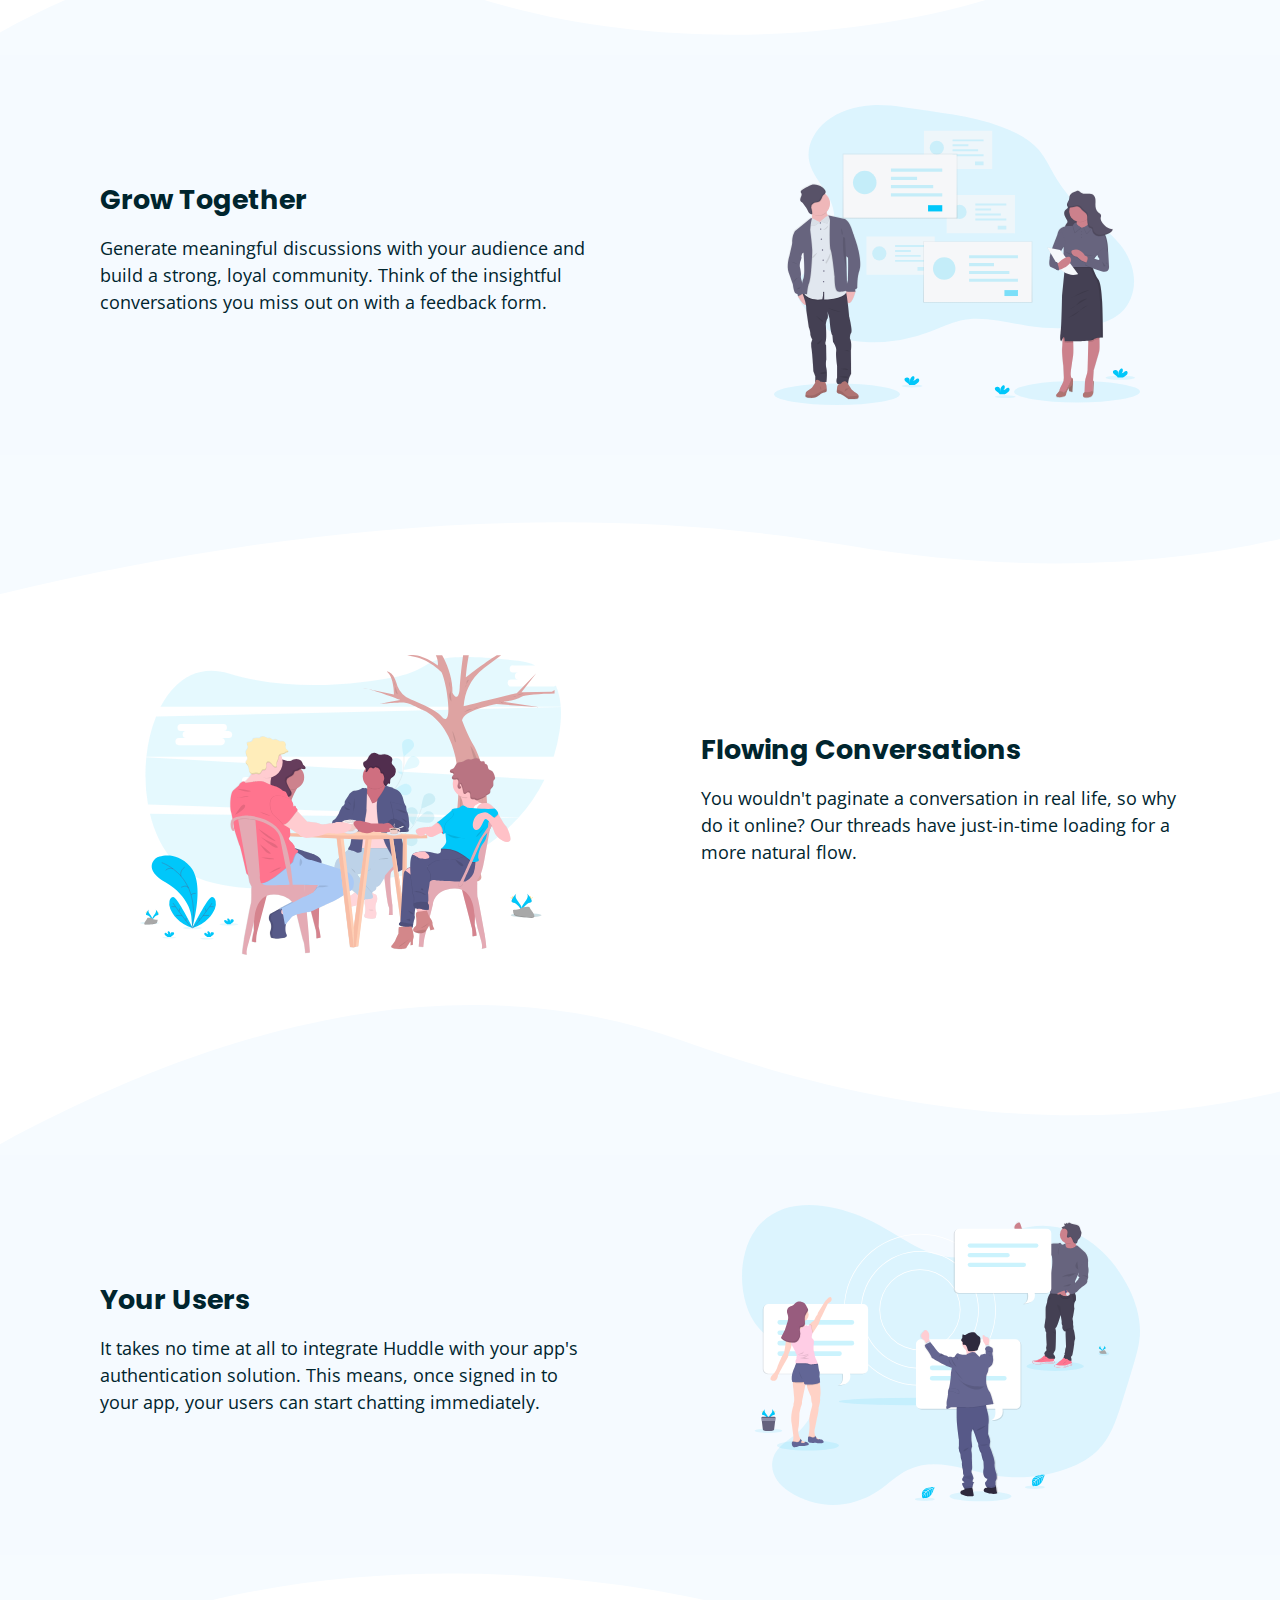
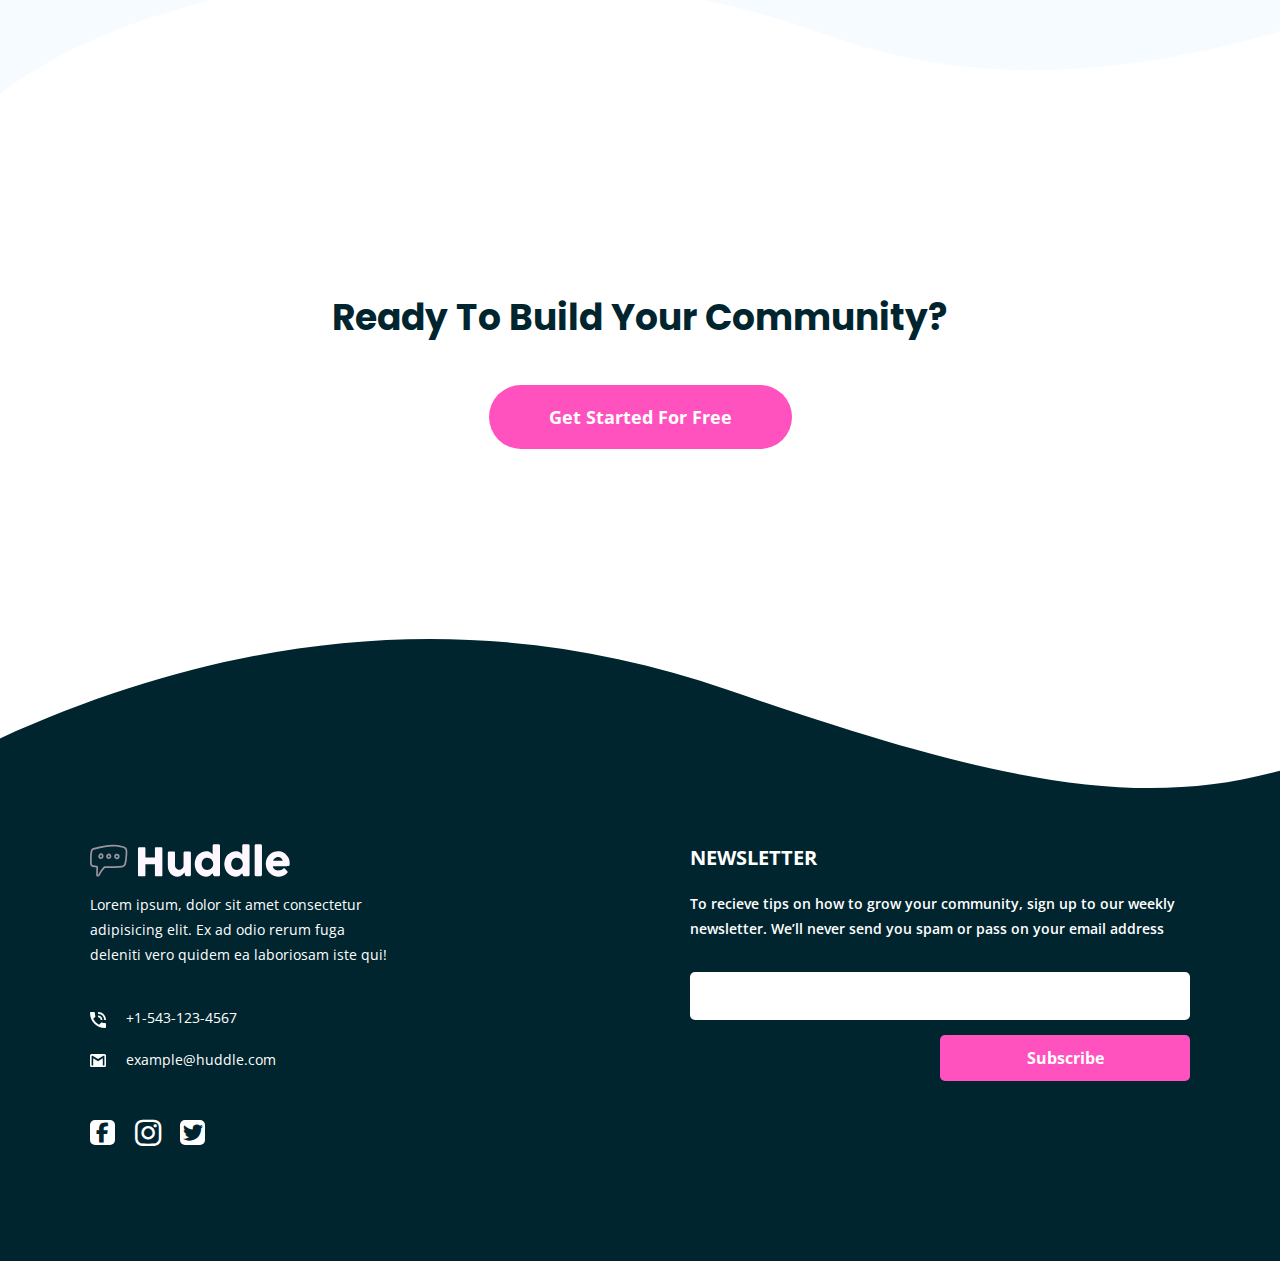
<file: Huddle-Landing-Page-With-Curved-Sections/index.html>
<!DOCTYPE html>
<html lang="en">

<head>
  <meta charset="UTF-8">
  <meta name="viewport" content="width=device-width, initial-scale=1.0">
  <!-- displays site properly based on user's device -->

  <link rel="icon" type="image/png" sizes="32x32" href="./images/favicon-32x32.png">

  <title>Frontend Mentor | Huddle landing page with curved sections</title>

  <link rel="stylesheet" href="https://cdnjs.cloudflare.com/ajax/libs/font-awesome/6.2.0/css/all.min.css" />
  <link rel="stylesheet" href="style.css">
</head>

<body>
  <header>
    <div class="container">
      <nav>
        <img src="images/logo.svg" alt="logo">
        <a href="#">Try it free</a>
      </nav>
      <div class="content">
        <div class="text">
          <h1>Build The Community Your Fans Will Love</h1>
          <p>Huddle re-imagines the way we build communities. You have a voice, but so does your audience.
            Create connections with your users as you engage in genuine discussion.
          </p>
          <a href="#">Get Started For Free
          </a>
        </div>
        <div class="img">
          <img src="images/screen-mockups.svg" alt="illustration-mockups">
        </div>
      </div>
    </div>
  </header>
  <section class="numbers">
    <div class="container">
      <div class="communuties number-item">
        <img src="images/icon-communities.svg" alt="communities">
        <p class="head">1.4k+</p>
        <p class="text">Communities Formed</p>
      </div>
      <div class="message number-item">
        <img src="images/icon-messages.svg" alt="messages">
        <p class="head">2.7m+</p>
        <p class="text">Messages Sent</p>
      </div>
    </div>
  </section>
  <section class="prop">
    <div class="container">
      <div class="prop-items">
        <div class="prop-item grow">
          <div class="img">
            <img src="images/illustration-grow-together.svg" alt="illustration-grow-together">
          </div>
          <div class="text">
            <h3>Grow Together</h3>
            <p> Generate meaningful discussions with your audience and build a strong, loyal community.
              Think of the insightful conversations you miss out on with a feedback form.
            </p>
          </div>
        </div>
        <div class="prop-item conversation">
          <div class="img">
            <img src="images/illustration-flowing-conversation.svg" alt="illustration-flowing-conversation">
          </div>
          <div class="text">
            <h3> Flowing Conversations</h3>
            <p>You wouldn't paginate a conversation in real life, so why do it online? Our threads
              have just-in-time loading for a more natural flow.</p>
          </div>
        </div>
        <div class="prop-item users">
          <div class="img">
            <img src="images/illustration-your-users.svg" alt="illustration-your-users">
          </div>
          <div class="text">
            <h3>Your Users</h3>
            <p>It takes no time at all to integrate Huddle with your app's authentication solution.
              This means, once signed in to your app, your users can start chatting immediately.
            </p>
          </div>
        </div>
      </div>
    </div>
  </section>
  <section class="box">
    <div class="container">
      <div class="inner">
        <h5> Ready To Build Your Community?</h5>
        <a href="#"> Get Started For Free</a>
      </div>
    </div>
  </section>
  <footer>
    <div class="container">
      <div class="content">
        <div class="news">
          <p class="head">Newsletter</p>
          <p class="text">To recieve tips on how to grow your community, sign up to our weekly newsletter. We’ll never
            send you spam or pass on your email address
          </p>
          <form action="">
            <input type="text">
            <button type="submit">Subscribe</button>
          </form>
        </div>
        <div class="info">
          <div class="logo">
            <img src="images/logo.svg" alt="logo">
            <p>Lorem ipsum, dolor sit amet consectetur adipisicing elit. Ex ad odio rerum fuga deleniti vero quidem ea
              laboriosam iste qui!</p>
          </div>
          <div class="end">
            <div class="contact">
              <div class="phone item">
                <img src="images/icon-phone.svg" alt="phone">
                <p> +1-543-123-4567</p>
              </div>
              <div class="email item">
                <img src="images/icon-email.svg" alt="email">
                <p>example@huddle.com</p>
              </div>
            </div>
            <div class="social">
              <div class="icon"><a href="#"><i class="fa-brands fa-facebook-f"></i></a></div>
              <div class="icon"><a href="#"><i class="fa-brands fa-instagram"></i></a></div>
              <div class="icon"><a href="#"><i class="fa-brands fa-twitter"></i></a></div>
            </div>
          </div>
        </div>
      </div>
    </div>
  </footer>
</body>

</html>
</file>
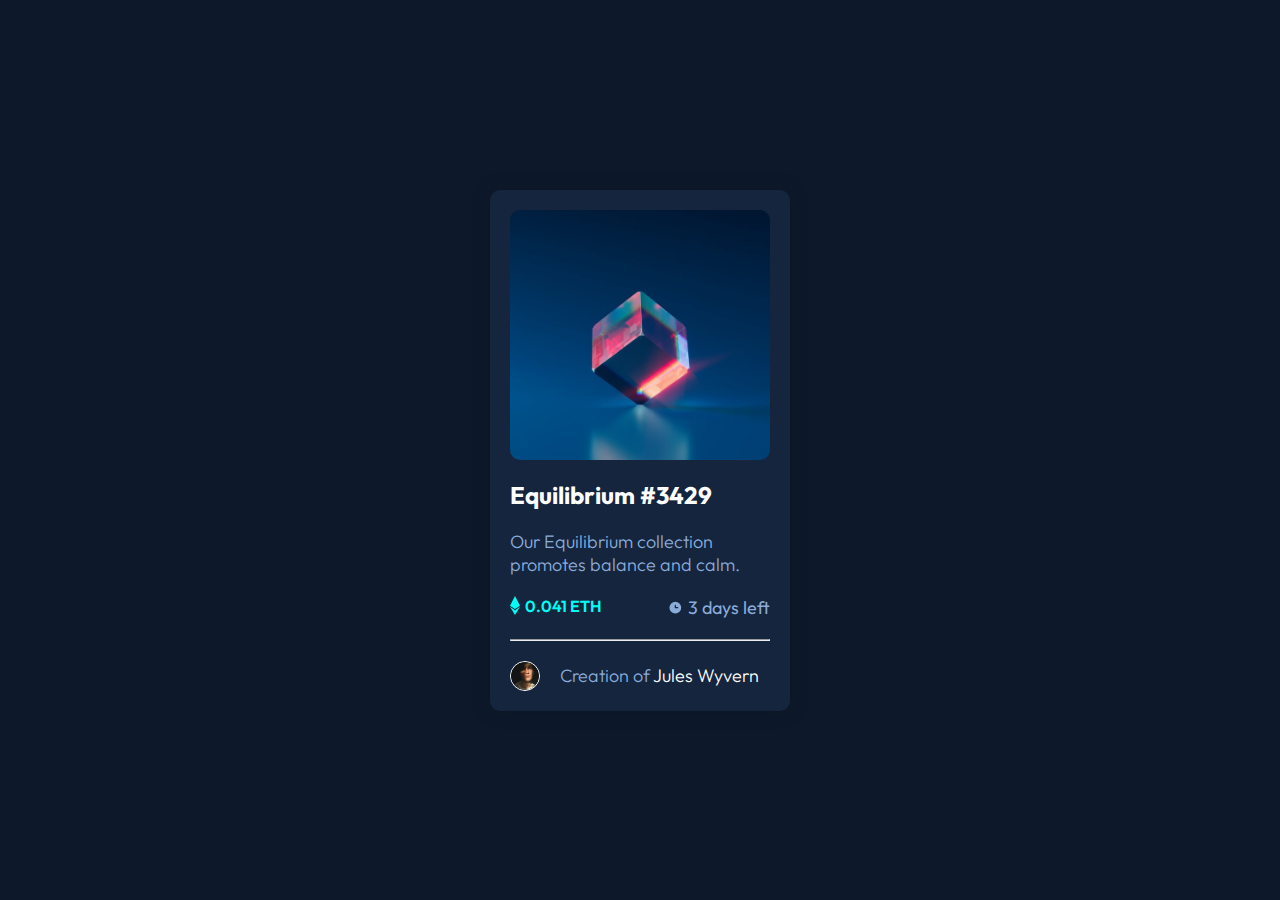
<file: NFT-preview-card-component/index.html>
<!DOCTYPE html>
<html lang="en">

<head>
  <meta charset="UTF-8">
  <meta name="viewport" content="width=device-width, initial-scale=1.0">
  <!-- displays site properly based on user's device -->

  <link rel="icon" type="image/png" sizes="32x32" href="./images/favicon-32x32.png">

  <title>Frontend Mentor | NFT preview card component</title>

  <!-- Feel free to remove these styles or customise in your own stylesheet 👍 -->
  <!--<style>
    .attribution { font-size: 11px; text-align: center; }
    .attribution a { color: hsl(228, 45%, 44%); }
  </style>-->
  <link rel="stylesheet" href="style.css">
</head>

<body>

  <main>
    <div class="content">
      <div class="img">
        <img src="images/image-equilibrium.jpg" alt="Equilibrium">
      </div>
      <div class="text">
        <div class="title">
          <h2>Equilibrium #3429</h2>
        </div>
        <div class="text-inner">
          <p> Our Equilibrium collection promotes balance and calm.</p>
        </div>
        <div class="price">
          <div class="eth">
            <img src="images/icon-ethereum.svg" alt="ethereum">
            <p>0.041 ETH</p>
          </div>
          <div class="clock">
            <img src="images/icon-clock.svg" alt="">
            <p>3 days left</p>
          </div>
        </div>
      </div>
      <hr>
      <div class="avatar">
        <img src="images/image-avatar.png" alt="avatar">
        <p>Creation of <span>Jules Wyvern</span></p>
      </div>
    </div>
  </main>



  <!--
    Equilibrium #3429

  Our Equilibrium collection promotes balance and calm.

  0.041 ETH
  3 days left
  
  Creation of Jules Wyvern

  <div class="attribution">
    Challenge by <a href="https://www.frontendmentor.io?ref=challenge" target="_blank">Frontend Mentor</a>. 
    Coded by <a href="#">Your Name Here</a>.
  </div>
  -->
</body>

</html>
</file>
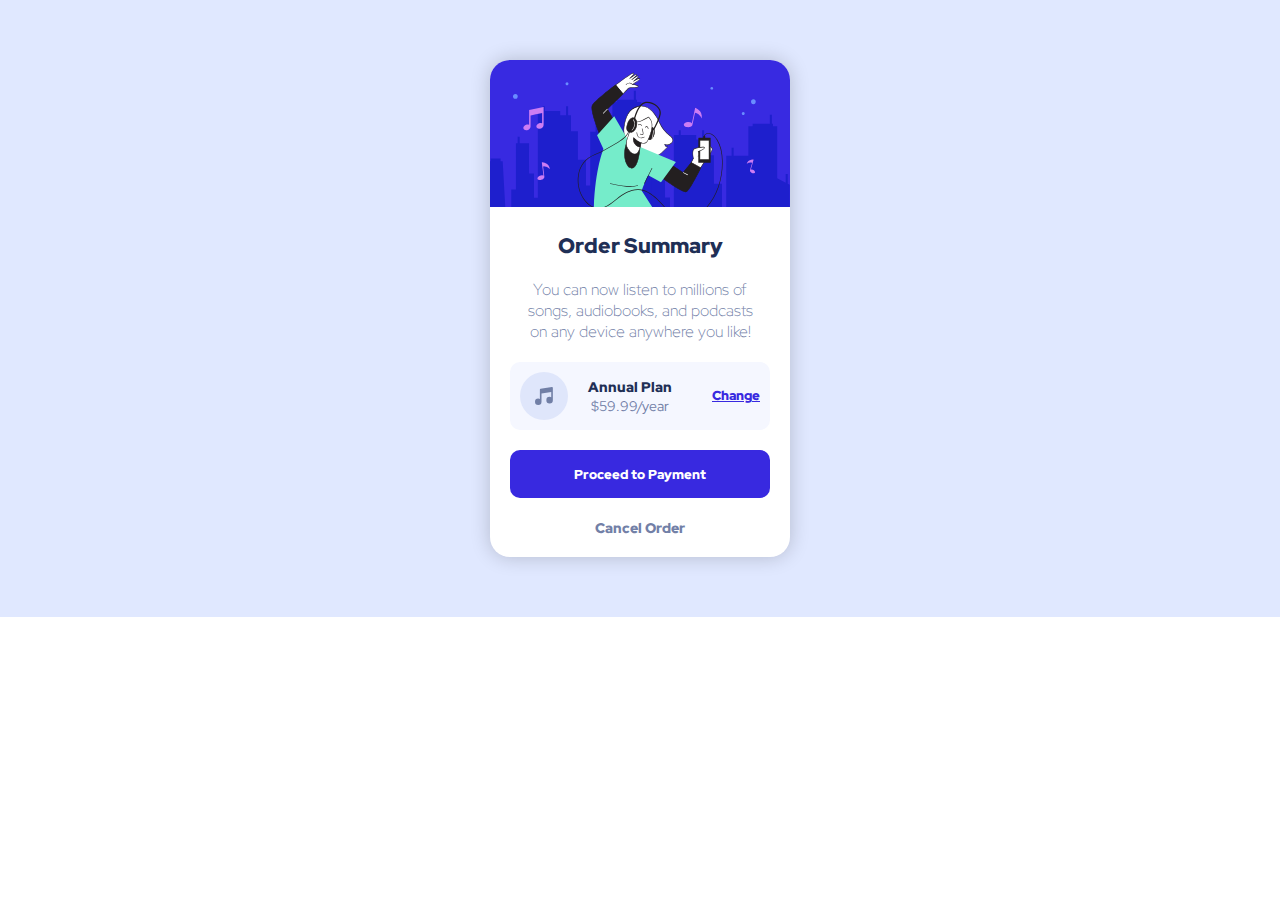
<file: Order-summary-component/index.html>
<!DOCTYPE html>
<html lang="en">

<head>
  <meta charset="UTF-8">
  <meta name="viewport" content="width=device-width, initial-scale=1.0">
  <!-- displays site properly based on user's device -->

  <link rel="icon" type="image/png" sizes="32x32" href="./images/favicon-32x32.png">

  <title>Frontend Mentor | Order summary card</title>

  <!-- Feel free to remove these styles or customise in your own stylesheet 👍 -->
  <!--
    <style>
    .attribution { font-size: 11px; text-align: center; }
    .attribution a { color: hsl(228, 45%, 44%); }
  </style>
  -->
  <link rel="stylesheet" href="style.css">
</head>

<body>

  <main>
    <div class="content">
      <div class="img">
        <img src="images/illustration-hero.svg" alt="pattern-background-mobile">
      </div>
      <div class="text">
        <div class="title">
          <h2>Order Summary</h2>
        </div>
        <div class="text-inner">
          <p> You can now listen to millions of songs, audiobooks, and podcasts on any
            device anywhere you like!</p>
        </div>
        <div class="end">
          <div class="price">
            <div class="money">
              <img src="images/icon-music.svg" alt="music">
              <div class="dolar">
                <p>Annual Plan</p>
                <p>$59.99/year</p>
              </div>
            </div>
            <a href="#">Change</a>
          </div>
          <div class="button">
            <button type="button">Proceed to Payment</button>
            <a href="#">Cancel Order</a>
          </div>
        </div>
      </div>
    </div>
  </main>

  <!--
    Order Summary

  You can now listen to millions of songs, audiobooks, and podcasts on any 
  device anywhere you like!

  Annual Plan
  $59.99/year

  Change

  Proceed to Payment
  Cancel Order
  
  <div class="attribution">
    Challenge by <a href="https://www.frontendmentor.io?ref=challenge" target="_blank">Frontend Mentor</a>. 
    Coded by <a href="#">Your Name Here</a>.
  </div>
  -->
</body>

</html>
</file>
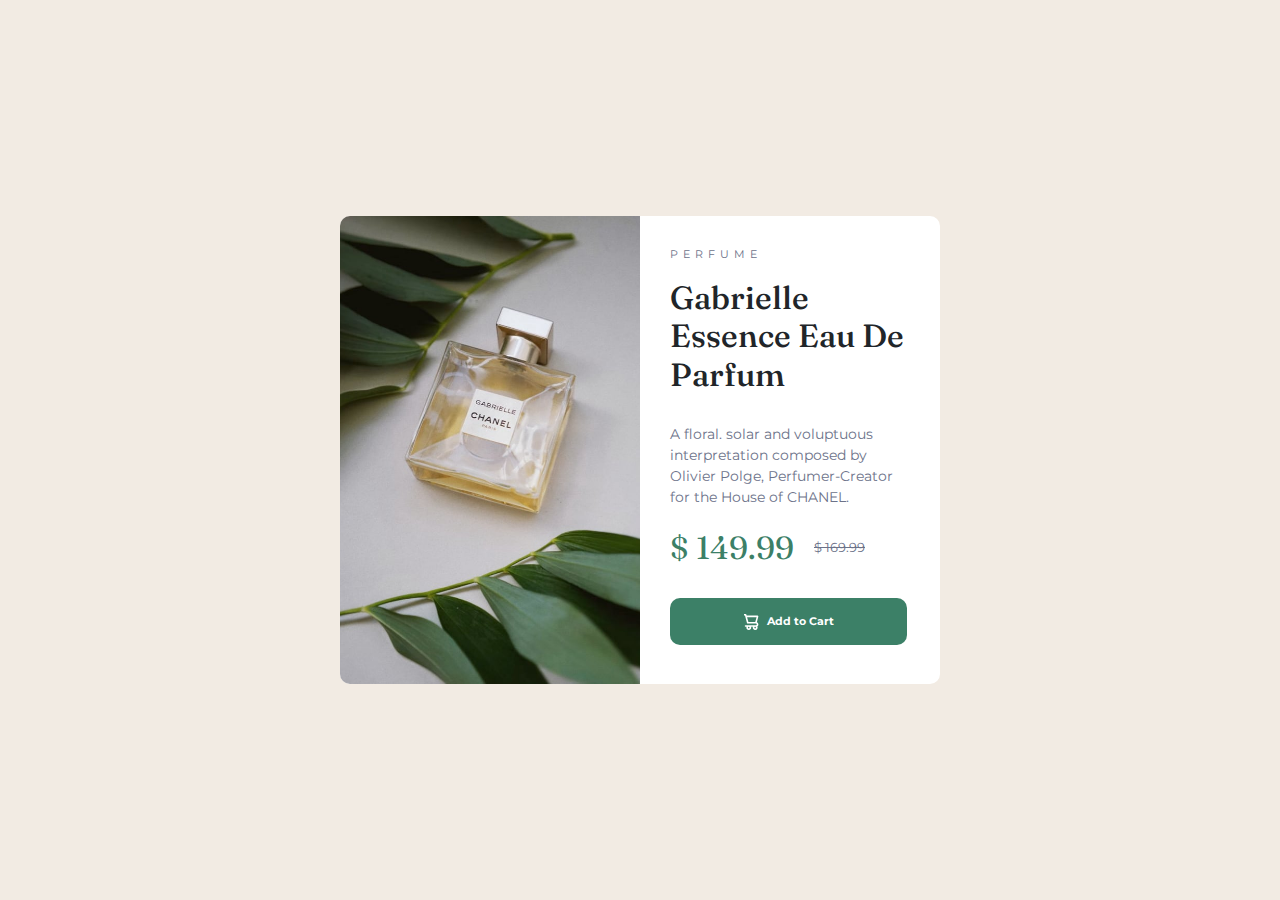
<file: Product-preview-card-component/index.html>
<!DOCTYPE html>
<html lang="en">

<head>
  <meta charset="UTF-8">
  <meta name="viewport" content="width=device-width, initial-scale=1.0">
  <!-- displays site properly based on user's device -->

  <link rel="icon" type="image/png" sizes="32x32" href="./images/favicon-32x32.png">

  <title>Frontend Mentor | Product preview card component</title>
  <link href="https://cdn.jsdelivr.net/npm/bootstrap@5.2.0/dist/css/bootstrap.min.css" rel="stylesheet">
  <link rel="stylesheet" href="style.css">

</head>

<body>


  <main>
    <div class="card">
      <div class="row">
        <div class="card-image col-sm-12 col-md-6">
          <picture>
            <source media="(min-width:650px)" srcset="images/image-product-desktop.jpg">
            <img src="images/image-product-mobile.jpg" alt="Flowers" style="width:100%;">
          </picture>
        </div>
        <div class="card-content  col-sm-12 col-md-6">
          <p>Perfume</p>
          <div class="title">
            <h2>Gabrielle Essence Eau De Parfum</h2>
          </div>
          <div class="content">
            <p>A floral. solar and voluptuous interpretation composed by Olivier Polge, Perfumer-Creator for the House
              of CHANEL.</p>
            <p class="price">&#36; 149.99 <span>&#36; 169.99</span></p>
            <button type="button"><img src="images/icon-cart.svg" alt="svg"> Add to Cart</button>
          </div>
        </div>
      </div>
    </div>
  </main>
  <script src="https://cdn.jsdelivr.net/npm/bootstrap@5.2.0/dist/js/bootstrap.bundle.min.js"></script>
</body>

</html>
</file>
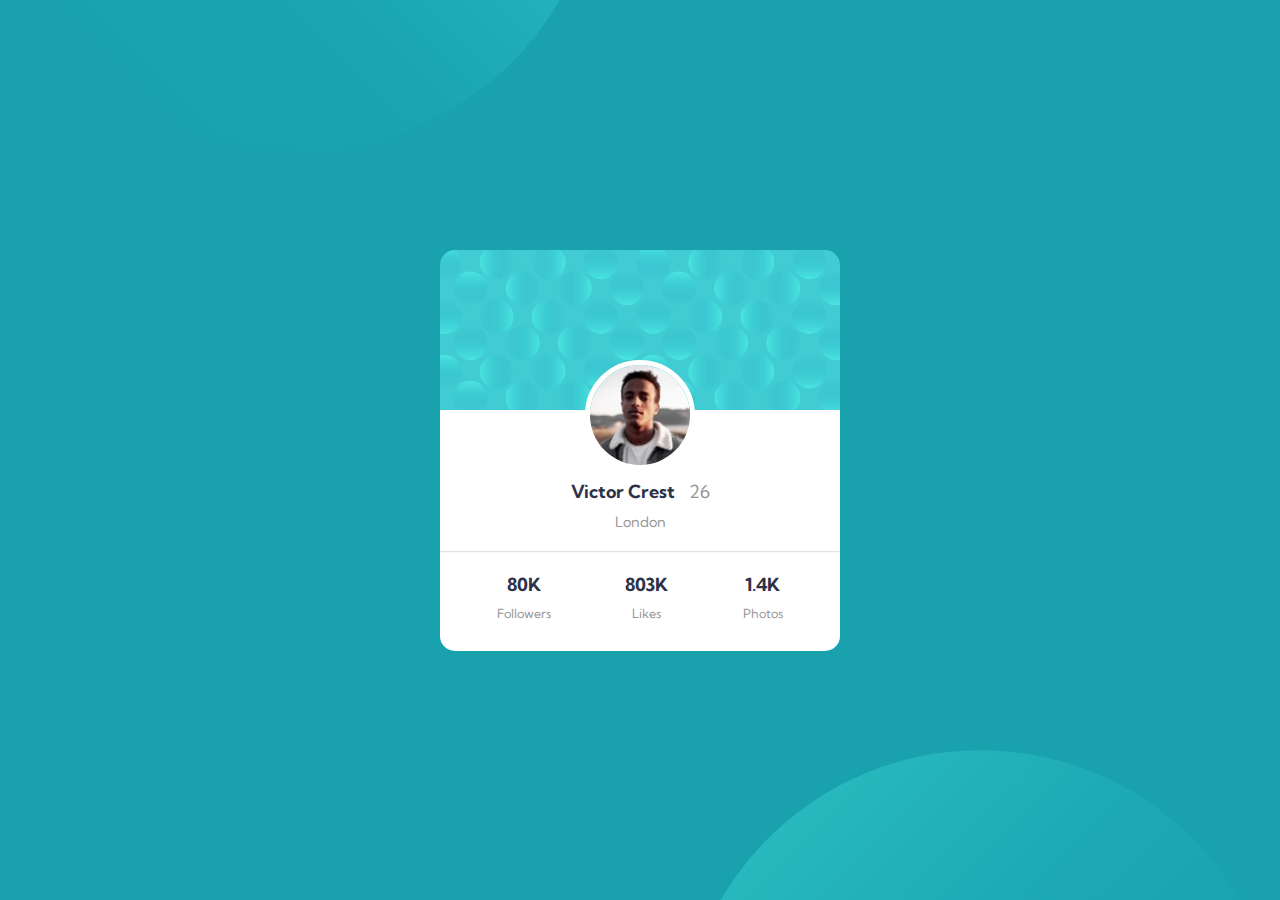
<file: Profile-Card-Component/index.html>
<!DOCTYPE html>
<html lang="en">

<head>
  <meta charset="UTF-8">
  <meta name="viewport" content="width=device-width, initial-scale=1.0">
  <!-- displays site properly based on user's device -->

  <link rel="icon" type="image/png" sizes="32x32" href="./images/favicon-32x32.png">

  <title>Frontend Mentor | Profile card component</title>

  <!-- Feel free to remove these styles or customise in your own stylesheet 👍 -->
  <!--
    <style>
    .attribution { font-size: 11px; text-align: center; }
    .attribution a { color: hsl(228, 45%, 44%); }
  </style>
  -->
  <link rel="stylesheet" href="style.css">
</head>

<body>

  <main>
    <div class="content">
      <img src="images/bg-pattern-card.svg" alt="bg-pattern-card">
      <div class="inner-content">
        <div class="avatar">
          <img src="images/image-victor.jpg" alt="avatar">
        </div>
        <div class="text">
          <h3>Victor Crest <span>26</span></h3>
          <p>London</p>
        </div>
        <hr>
        <div class="details">
          <div class="detail">
            <p class="number">80K</p>
            <p class="title">Followers</p>
          </div>
          <div class="detail">
            <p class="number">803K</p>
            <p class="title">Likes</p>
          </div>
          <div class="detail">
            <p class="number">1.4K</p>
            <p class="title">Photos</p>
          </div>
        </div>
      </div>
    </div>
  </main>



  <!--
    Victor Crest
  26
  London

  80K
  Followers

  803K
  Likes

  1.4K
  Photos
  <div class="attribution">
    Challenge by <a href="https://www.frontendmentor.io?ref=challenge" target="_blank">Frontend Mentor</a>. 
    Coded by <a href="#">Your Name Here</a>.
  </div>
  -->
</body>

</html>
</file>
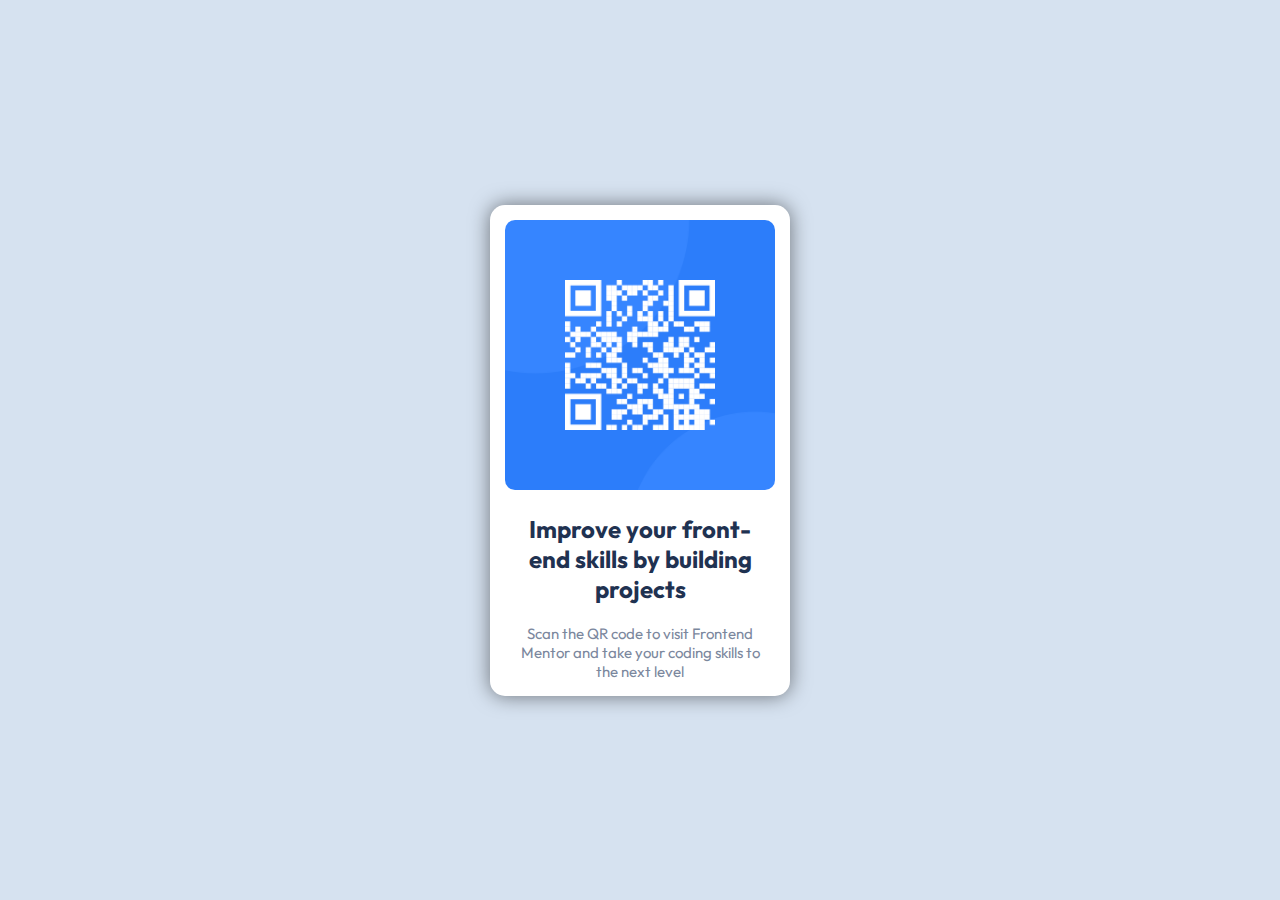
<file: QR-Code-Component/index.html>
<!DOCTYPE html>
<html lang="en">

<head>
  <meta charset="UTF-8">
  <meta name="viewport" content="width=device-width, initial-scale=1.0">
  <!-- displays site properly based on user's device -->

  <link rel="icon" type="image/png" sizes="32x32" href="./images/favicon-32x32.png">

  <title>Frontend Mentor | QR code component</title>

  <!-- Feel free to remove these styles or customise in your own stylesheet 👍 -->
  <!--
    <style>
    .attribution { font-size: 11px; text-align: center; }
    .attribution a { color: hsl(228, 45%, 44%); }
  </style>
  -->
  <link rel="stylesheet" href="style.css">
</head>

<body>
  <main>
    <div class="content">
      <div class="img">
        <img src="images/image-qr-code.png" alt="QR Code">
      </div>
      <div class="text">
        <div class="title">
          <h2>Improve your front-end skills by building projects</h2>
        </div>
        <p>Scan the QR code to visit Frontend Mentor and take your coding skills to the next level</p>
      </div>
    </div>
  </main>
  <!--
    Improve your front-end skills by building projects

  Scan the QR code to visit Frontend Mentor and take your coding skills to the next level
  
  <div class="attribution">
    Challenge by <a href="https://www.frontendmentor.io?ref=challenge" target="_blank">Frontend Mentor</a>. 
    Coded by <a href="#">Your Name Here</a>.
  </div>
  -->
</body>

</html>
</file>
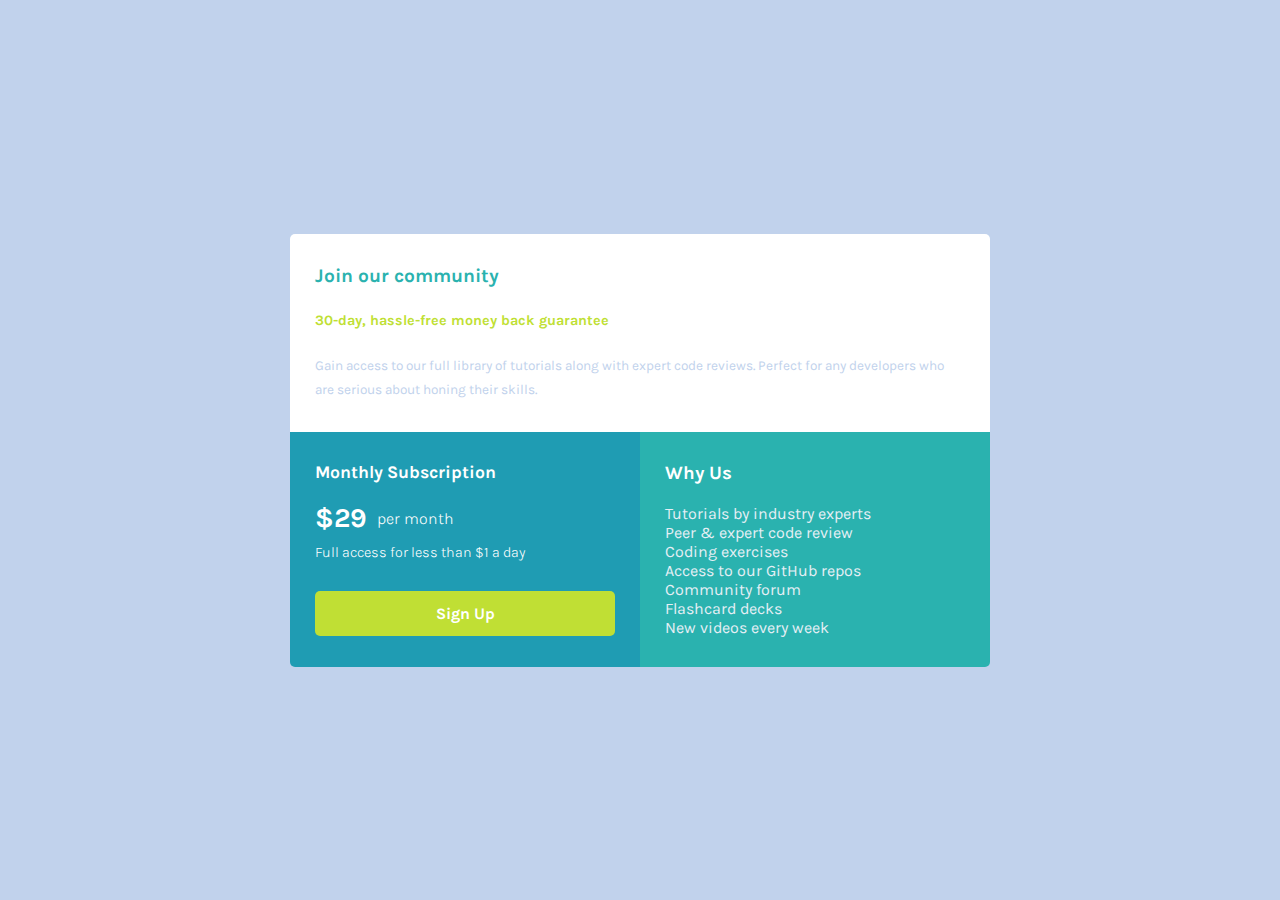
<file: Single-Price-Grid-Component/index.html>
<!DOCTYPE html>
<html lang="en">

<head>
  <meta charset="UTF-8">
  <meta name="viewport" content="width=device-width, initial-scale=1.0">
  <!-- displays site properly based on user's device -->

  <link rel="icon" type="image/png" sizes="32x32" href="./images/favicon-32x32.png">

  <title>Frontend Mentor | Single Price Grid Component</title>

  <!-- Feel free to remove these styles or customise in your own stylesheet 👍 -->
  <!--
    <style>
    .attribution { font-size: 11px; text-align: center; }
    .attribution a { color: hsl(228, 45%, 44%); }
  </style>
  -->
  <link rel="stylesheet" href="style.css">
</head>

<body>

  <main>
    <div class="container">
      <div class="community">
        <h2>Join our community</h2>
        <h4> 30-day, hassle-free money back guarantee</h4>
        <p>Gain access to our full library of tutorials along with expert code reviews.
          Perfect for any developers who are serious about honing their skills.
        </p>
      </div>
      <div class="subscribe">
        <h4>Monthly Subscription</h4>
        <div class="money">
          <span> &dollar;29 </span>
          <p>per month</p>
        </div>
        <h6>Full access for less than &dollar;1 a day</h6>
        <button type="button"> Sign Up</button>
      </div>
      <div class="about">
        <h3> Why Us</h3>
        <p>
          Tutorials by industry experts <br>
          Peer &amp; expert code review<br>
          Coding exercises<br>
          Access to our GitHub repos<br>
          Community forum<br>
          Flashcard decks<br>
          New videos every week<br>
        </p>
      </div>
    </div>
  </main>

  <!--
    Join our community

  30-day, hassle-free money back guarantee

  Gain access to our full library of tutorials along with expert code reviews. 
  Perfect for any developers who are serious about honing their skills.

  Monthly Subscription

  &dollar;29 per month

  Full access for less than &dollar;1 a day

  Sign Up

  Why Us

  Tutorials by industry experts
  Peer &amp; expert code review
  Coding exercises
  Access to our GitHub repos
  Community forum
  Flashcard decks
  New videos every week
  
  <footer>
    <p class="attribution">
      Challenge by <a href="https://www.frontendmentor.io?ref=challenge" target="_blank">Frontend Mentor</a>. 
      Coded by <a href="#">Your Name Here</a>.
    </p>
  </footer>
  -->
</body>

</html>
</file>
<file: 3-column-preview-card-component/style.css>
@import url('https://fonts.googleapis.com/css2?family=Big+Shoulders+Display:wght@700&family=Lexend+Deca&display=swap');



:root {
    --primary-bright-orange: hsl(31, 77%, 52%);
    --primary-dark-cyan: hsl(184, 100%, 22%);
    --primary-dark-very-cyan: hsl(179, 100%, 13%);

    --neutral-transparent-white: hsla(0, 0%, 100%, 0.75);
    --neutral-very-light-gray: hsl(0, 0%, 95%);

    --font-family-big-shoulders-display: 'Big Shoulders Display', cursive;
    --font-family-lexend-deca: 'Lexend Deca', sans-serif;
}

*,
html,
body {
    margin: 0;
    padding: 0;
    font-family: var(--font-family-lexend-deca);
    font-size: 15px;
}

main {
    padding: 90px 20px;
    background-color: var(--neutral-very-light-gray);
}

.cars {
    display: grid;
    grid-template-columns: 1fr;
    border-radius: 10px;
    overflow: hidden;
}

.cars .car {
    padding: 50px;
}

.cars .sedan {
    background-color: var(--primary-bright-orange);
}

.cars .img {}

.cars .img img {
    width: 60px;
}

.cars .text {
    margin-bottom: 50px;
}

.cars .text h2 {
    color: var(--neutral-very-light-gray);
    font-family: var(--font-family-big-shoulders-display);
    font-size: 3rem;
    text-transform: uppercase;
    margin: 25px 0;
}

.cars .text p {
    color: var(--neutral-transparent-white);
    line-height: 25px;
    font-size: .8rem;
}

.cars .sedan a {
    color: var(--primary-bright-orange);
}

.cars a {
    text-decoration: none;
    padding: 15px 30px;
    border-radius: 30px;
    background-color: var(--neutral-very-light-gray);
}

.cars .suv {
    background-color: var(--primary-dark-cyan);
}

.cars .suv a {
    color: var(--primary-dark-cyan);
}

.cars .luxury {
    background-color: var(--primary-dark-very-cyan);
}

.cars .luxury a {
    color: var(--primary-dark-very-cyan);
}

.cars a:hover {
    border: 2px solid var(--neutral-very-light-gray);
    background-color: transparent;
    color: var(--neutral-very-light-gray);
}

@media only screen and (min-width: 770px) {
    main {
        display: flex;
        align-items: center;
        justify-content: center;
        height: 100vh;
    }

    .cars {
        display: grid;
        grid-template-columns: 1fr 1fr 1fr;
        max-width: 1100px;
    }

    .cars .text {
        margin-bottom: 100px;
    }

}
</file>
<file: Chat-App-CSS-Illustration/style.css>
@import url('https://fonts.googleapis.com/css2?family=Rubik:wght@400;500;700&display=swap');


:root {
    /*Primary Text*/
    --Pale-Violet: hsl(276, 100%, 81%);
    --Moderate-Violet: hsl(276, 55%, 52%);
    --Desaturated-Dark-Violet: hsl(271, 15%, 43%);
    --Grayish-Blue: hsl(206, 6%, 79%);
    --Very-Dark-Desaturated-Violet: hsl(271, 36%, 24%);
    --Dark-Grayish-Violet: hsl(270, 7%, 64%);

    /*Primary Gradients*/
    --Light-Magenta: hsl(293, 100%, 63%);
    --Light-Violet: hsl(264, 100%, 61%);

    /*Secondary Colors*/
    --White: hsl(0, 0%, 100%);
    --Light-Grayish-Violet: hsl(270, 20%, 96%);
    --Very-Dark-Desaturated-Violet: hsl(271, 36%, 24%);
    --Very-Light-Magenta: hsl(289, 100%, 72%);
}

*,
html,
body {
    font-family: 'Rubik', sans-serif;
    margin: 0;
    padding: 0;
    box-sizing: border-box;
    position: relative;
}

main {
    height: 100%;
    width: 100%;
}

main::before {
    content: "";
    height: 500px;
    width: 400px;
    background: linear-gradient(to bottom right, var(--Light-Magenta), var(--Light-Violet));
    position: absolute;
    top: 0px;
    left: -200px;
    border-bottom-right-radius: 200px;
    border-bottom-left-radius: 200px;
}

.container {
    width: 100%;
    padding: 65px 40px;
    display: flex;
    justify-content: center;
    align-items: center;
    flex-direction: column;
}

.phone {
    width: 250px;
    height: 500px;
    border: 10px solid var(--White);
    border-radius: 30px;
    overflow: hidden;
    background-color: var(--Light-Grayish-Violet);
    position: relative;
    box-shadow: 0 0 10px var(--Grayish-Blue);

}

.phone::before {
    content: "";
    height: 20px;
    width: 125px;
    background: var(--White);
    position: absolute;
    top: 0px;
    left: 50%;
    transform: translateX(-50%);
    border-bottom-right-radius: 15px;
    border-bottom-left-radius: 15px;
    z-index: 10;
}

.phone .head {
    display: flex;
    width: 230px;
    background: linear-gradient(to left, var(--Light-Magenta), var(--Light-Violet));
    padding-top: 30px;
    padding-left: 15px;
    padding-bottom: 10px;
    align-items: center;
    border-bottom-left-radius: 5px;
    border-bottom-right-radius: 5px;
}

.phone .head i {
    color: var(--White);
}

.phone .head .avatar {
    display: flex;
}

.phone .head .avatar img {
    width: 25px;
    border-radius: 50%;
    border: 1px solid var(--White);
    margin: 0 8px;
}

.phone .head .avatar .info h6 {
    color: var(--White);
}



.phone .head .avatar .info p {
    color: var(--Dark-Grayish-Violet);
    font-size: .5rem;
}

.phone .head .menu {
    font-size: 10px;
    margin-left: 70px;
}

.phone .screen {
    padding: 10px;
    display: flex;
    flex-direction: column;
}





.phone .screen .message {
    border-radius: 10px;
    max-width: 125px;
    padding: 7px;
    margin-bottom: 7px;

}

.phone .screen .message p,
.phone .screen .price p {
    font-size: .5rem;
    line-height: 10px;
}

.phone .screen .img {
    display: flex;
    background: none;
    border-radius: none;
    align-self: flex-end;
    margin-bottom: 7px;
    margin-top: 7px;
}

.phone .screen .img img {
    width: 40px;
    height: 40px;
    border-radius: 10px;
    margin-left: 10px;
}

.phone .screen .receive {
    align-self: flex-start;
    border-bottom-left-radius: 2px;
    background-color: #F1E6F8;
}

.phone .screen .receive p {
    color: var(--Moderate-Violet);

}

.phone .screen .send {
    align-self: flex-end;
    background-color: var(--White);
    box-shadow: 0 0 10px var(--Grayish-Blue);

}

.phone .screen .send p {
    color: var(--Desaturated-Dark-Violet);
}

.phone .screen .send:last-child {
    margin-bottom: 14px;
}

.phone .screen .price {
    background: linear-gradient(to right, var(--Light-Magenta), var(--Light-Violet));
    margin-bottom: 7px;
    max-width: 150px;
    padding: 10px;
    border-radius: 10px;
    border-bottom-left-radius: 5px;
    display: flex;
    justify-content: space-between;
    align-items: center;
}

.phone .screen .price:before {
    content: "";
    width: 10px;
    height: 10px;
    border: 0.1rem solid var(--White);
    position: absolute;
    top: 50%;
    left: 7px;
    transform: translateY(-50%);
    border-radius: 50%;

}

.phone .screen .price p {
    color: var(--White);
    margin-left: 15px;
    font-weight: 400;
}

.phone .screen .price span {

    color: var(--White);
    font-size: .8rem;
    font-weight: 700;
    margin-right: 10px;
}

.phone .blank {
    display: flex;
    background-color: var(--White);
    justify-content: space-between;
    margin-top: 20px;
    border-radius: 20px;
}

.phone .blank p {
    font-size: .6rem;
    color: var(--Grayish-Blue);
    padding: 12px 15px;
}

.phone .blank i {
    font-size: 25px;
    color: var(--Very-Dark-Desaturated-Violet);
    margin: auto 5px;
}

.intro {
    margin-top: 60px;
    text-align: center;
}

.intro h1 {
    color: var(--Very-Dark-Desaturated-Violet);
    font-size: 2.4rem;
    font-weight: 500;
    margin-bottom: 25px;
}

.intro p {
    color: var(--Dark-Grayish-Violet);
    line-height: 1.6rem;
    font-size: .9rem;
}

@media only screen and (min-width: 800px) {
    main {
        display: flex;
        align-items: center;
        justify-content: center;
        height: 100vh;
    }

    main:before {
        left: -50px;
    }

    .container {
        display: grid;
        grid-template-columns: 1fr 1fr;
        justify-content: space-around;
        max-width: 900px;
    }

    .intro {
        text-align: left;
    }

}
</file>
<file: Clipboard-Landing-Page/style.css>
@import url('https://fonts.googleapis.com/css2?family=Bai+Jamjuree:wght@400;600&display=swap');

:root {
    --primary-strong-cyan: hsl(171, 66%, 44%);
    --primary-light-blue: hsl(233, 100%, 69%);
    --primary-cyan-shadow: hsl(171, 76%, 33%);
    --primary-blue-shadow: hsl(233, 51%, 52%);

    --neutral-dark-grayish-blue: hsl(210, 10%, 33%);
    --neutral-grayish-blue: hwb(202 62% 30%);
}

*,
html,
body {
    padding: 0;
    margin: 0;
    box-sizing: border-box;
    font-family: 'Bai Jamjuree', sans-serif;
}



html,
body {
    width: 100%;
    font-size: 18px;
}

body {
    display: flex;
    flex-direction: column;
    align-items: center;
}



.container {
    margin: 0 30px;
    text-align: center;
    max-width: 1100px;
}

h1,
h2,
h3,
h4,
h5,
h6 {
    color: var(--neutral-dark-grayish-blue);
}

p {
    color: var(--neutral-grayish-blue);
    font-size: .9rem;
    line-height: 1.4rem;
}

header {
    background: url(images/bg-header-mobile.png) top left no-repeat;
    background-color: white;
    background-size: 100%;
    width: 100%;
    padding-top: 125px;
}

header .logo {
    margin-bottom: 55px;
}

header .text h1 {
    font-size: 1.8rem;
    margin-bottom: 20px;
}

.buttons {
    margin-top: 50px;
    margin-bottom: 160px;
}

.buttons a {
    text-decoration: none;
    color: white;
    font-weight: 600;
}

.button {
    padding: 15px;
    border-radius: 40px;
    margin-bottom: 30px;
}

.button:hover {
    opacity: .5;
}

.ios {
    background-color: var(--primary-strong-cyan);
    box-shadow: 0 3px 1px var(--primary-cyan-shadow);

}

.mac {
    background-color: var(--primary-light-blue);
    box-shadow: 0 3px 1px var(--primary-blue-shadow);
}

.snippet {
    margin-bottom: 60px;
}

.snippet h2 {
    margin-bottom: 20px;
}

.info {
    margin-bottom: 180px;
}

.info .img {
    margin-bottom: 50px;
}

.info .img img {
    width: 100%;
}

.info .text article {
    margin-bottom: 50px;
}

.info .text article h3 {
    margin-bottom: 20px;
}

.clipboard-1 {
    margin-bottom: 80px;
}

.clipboard-1 .text h2 {
    margin-bottom: 20px;
}

.clipboard-1 .img img {
    margin-top: 50px;
    padding: 0;
    width: 100%;
}

.supercharge {
    margin-bottom: 80px;
}

.supercharge .text h2 {
    margin-bottom: 20px;
}

.prop {
    margin-bottom: 125px;
}

.prop .prop-items .prop-item {
    margin-bottom: 40px;
}

.prop .prop-item img {
    margin-bottom: 40px;
}


.prop .prop-item h3 {
    font-size: 1.4rem;
    margin-bottom: 20px;
}

.logos {
    margin-top: 50px;
    margin-bottom: 100px;
}

.logos .logo-items .logo img {
    margin-bottom: 60px;
    width: 120px;
}

.clipboard-2 .inner h2 {
    margin-bottom: 20px;
}

footer {
    background-color: rgba(159, 171, 178, .1);
    padding: 50px;
    width: 100%;
}

footer .end img {
    width: 50px;
}

footer .end .links {
    display: flex;
    flex-direction: column;

}

footer .end .links a {
    text-decoration: none;
    color: var(--neutral-dark-grayish-blue);
    margin: 10px
}

footer .end .links a:hover {
    color: var(--primary-strong-cyan);
}

footer .end .icons {
    display: flex;
    justify-content: space-around;
    margin-top: 40px;
}

footer .end .icons .icon {
    width: 25px;
    height: 25px;
}

footer .end .icons .icon a i {
    color: var(--neutral-dark-grayish-blue);
}

footer .end .icons a i:hover {
    color: var(--primary-strong-cyan);
}

footer .end .icons .icon a i {
    font-size: 1.5rem;
}

@media only screen and (min-width: 1000px) {
    header {
        background: url(images/bg-header-desktop.png) no-repeat;
        display: flex;
        justify-content: center;
    }

    header .container,
    .snippet .container,
    .clipboard-2 .container {
        max-width: 700px;
    }

    .buttons {
        display: flex;
        justify-content: center;
    }

    .button {
        width: 250px;
        margin-right: 20px;
    }

    .info .inner {
        display: flex;
    }

    .info .img {
        margin-left: -155px;
        width: 90%;
    }

    .info .inner .text {
        text-align: left;
        display: flex;
        flex-direction: column;
        justify-content: center;

    }

    .info .inner .text article {
        padding-left: 100px;
        padding-right: 100px;
    }

    .clipboard-1 {
        margin-bottom: 80px;
    }

    .clipboard-1 .text h2 {
        margin-bottom: 20px;
    }

    .clipboard-1 .img img {
        margin-top: 50px;
        padding: 0;
        width: 100%;
    }

    .prop .prop-items {
        display: grid;
        align-items: center;
        grid-template-columns: 1fr 1fr 1fr;
        gap: 20px;
    }

    .logos {
        width: 1100px;

    }

    .logos .logo-items {
        width: 100%;
        display: grid;
        grid-template-columns: 1fr 1fr 1fr 1fr 1fr;
        justify-content: space-around;

    }

    footer {
        width: 100%;
        display: flex;
        justify-content: center;
    }

    footer .end {
        width: 1000px;
        justify-content: space-around;
    }

    footer .end {
        display: grid;
        grid-template-columns: 15% 60% 25%;
        align-items: center;
    }

    footer .end img {
        margin-left: 20px;
    }

    footer .end .links {
        /*grid-column-start: 2;
        grid-column-end: 4;*/
        display: grid;
        justify-content: flex-start;
        grid-template-columns: 1fr 1fr 1fr;
        text-align: left;
    }

    footer .end .icons {
        justify-content: end;
        margin-top: 0;
        align-items: center;
    }

    footer .end .icons .icon {
        margin-right: 20px;
    }
}
</file>
<file: Four-Card-Feature-Section/style.css>
@import url('https://fonts.googleapis.com/css2?family=Poppins:wght@200;400;600&display=swap');



:root {
    --primary-red: hsl(0, 78%, 62%);
    --primary-cyan: hsl(180, 62%, 55%);
    --primary-orange: hsl(34, 97%, 64%);
    --primary-blue: hsl(212, 86%, 64%);

    --neutral-very-dark-blue: hsl(234, 12%, 34%);
    --neutral-grayish-blue: hsl(299, 6%, 66%);
    --neutral-very-light-gray: hsl(0, 0%, 98%);
}

*,
html,
body {
    padding: 0;
    margin: 0;
    position: relative;
    box-sizing: border-box;
    font-family: 'Poppins', sans-serif;
}

html,
body {
    font-size: 15px;
    width: 100%;
}

main {
    width: 100%;
    height: 100%;
    padding: 85px 40px;
    display: flex;
    align-items: center;
    justify-content: center;
}

.container {
    width: 100%;
    max-width: 800px;
}

.title {
    text-align: center;
}

.title h1 {
    font-weight: 200;
    font-size: 1.6rem;
    color: var(--neutral-very-dark-blue);
}

.title h2 {
    color: var(--neutral-very-dark-blue);
    margin-bottom: 20px;
}

.title p {
    color: var(--neutral-grayish-blue);
    font-weight: 400;
    margin-bottom: 80px;
}

.cards {
    display: grid;
    gap: 30px;
}

.cards .card {
    border-top: 4px solid;
    min-height: 250px;
}

.cards .card .text {
    width: 100%;
    background-color: white;
    padding: 25px 30px;
}

.cards .card .text h3 {
    color: var(--neutral-very-dark-blue);
    margin-bottom: 5px;

}

.cards .card .text p {
    color: var(--neutral-grayish-blue);
    font-weight: 400;
    font-size: .8rem;
}

.cards .card .icon {
    width: 100%;
    height: 90px;
    margin-top: 10px;
    display: flex;
    justify-content: flex-end;
    padding-right: 30px;
}

.cards .card .icon img {
    height: 60px;
}

.cards .center {
    display: grid;
    gap: 30px;
}

.cards .left,
.cards .top,
.cards .bottom,
.cards .right {
    overflow: hidden;
    box-shadow: 0 0 10px var(--neutral-grayish-blue);
    border-radius: 10px;
}

.cards .superviser {
    border-color: var(--primary-cyan);
    grid-area: superviser;
}

.cards .team {
    border-color: var(--primary-red);
}

.cards .karma {
    border-color: var(--primary-orange);
}

.cards .calculator {
    border-color: var(--primary-blue);
    grid-area: calculater;
}

@media only screen and (min-width:400px) {
    .cards {
        grid-template-columns: 1fr 1fr;
    }

    .cards .center {
        grid-row-start: 1;
        grid-row-end: 3;
        grid-column-start: 2;
    }


}

@media only screen and (min-width:800px) {
    .container {
        min-width: 1100px;
    }

    .cards {
        grid-template-columns: 1fr 1fr 1fr;
        place-items: center;
    }

    .cards .left,
    .cards .right {
        grid-row-start: 1;
        grid-row-end: 3;
    }
}
</file>
<file: Fylo-Data-Storage-Component/style.css>
@import url('https://fonts.googleapis.com/css2?family=Raleway:wght@400;700&display=swap');

:root {
    --primary-gradient-left: hsl(6, 100%, 80%);
    --primary-gradiant-right: hsl(335, 100%, 65%);

    --neutral-pale-blue: hsl(243, 100%, 93%);
    --neutral-grayish-blue: hsl(229, 7%, 55%);
    --neutral-dark-blue: hsl(228, 56%, 26%);
    --neutral-very-dark-blue: hsl(229, 57%, 11%);
}

*,
html,
body {
    padding: 0;
    margin: 0;
    box-sizing: border-box;
    font-family: 'Raleway', sans-serif;
    position: relative;
}

html {
    font-size: 14px;
}

body {
    background: url(images/bg-mobile.png)no-repeat;
    background-size: cover;
    display: flex;
    align-items: center;
    width: 100%;
    padding: 100px 0;
}

main {
    width: 100%;
    padding: 30px;
}

.fylo {
    background-color: var(--neutral-dark-blue);
    padding: 40px;
    border-radius: 10px;
    border-top-right-radius: 100px;
    margin-bottom: 20px;
}

.fylo .icons {
    margin-top: 30px;
    display: flex;
}

.fylo .icons .icon {
    width: 50px;
    height: 50px;
    border-radius: 10px;
    margin-right: 20px;
    background-color: var(--neutral-very-dark-blue);
    display: flex;
    align-items: center;
    justify-content: center;
}

.numbers {
    padding: 25px;
    background-color: var(--neutral-dark-blue);
    border-radius: 10px;
    text-align: center;
}

.numbers .content p {
    color: white;
    font-weight: 400;
}

.numbers .content p span {
    font-weight: 700;
}

.numbers .outer {
    width: 100%;
    height: 20px;
    border-radius: 10px;
    background-color: var(--neutral-very-dark-blue);
    margin: 20px 0 10px;
    padding: 3px;
}

.numbers .outer .inner {
    width: 80%;
    height: 14px;
    border-radius: 9px;
    background: linear-gradient(to right, var(--primary-gradient-left), var(--primary-gradiant-right));
    display: flex;
    justify-content: flex-end;
    padding: 2px;
}

.numbers .content .outer .inner .circle {
    width: 10px;
    height: 10px;
    border-radius: 50%;
    background-color: white;
}

.numbers .content .gb {
    width: 100%;
    display: flex;
    justify-content: space-between;
    margin-bottom: 25px;
}

.numbers .top {
    position: absolute;
    width: 150px;
    height: 60px;
    background-color: white;
    top: 80%;
    left: 50%;
    transform: translateX(-50%);
    border-radius: 10px;
    display: flex;
    justify-content: center;
    align-items: center;
}

.numbers .top p {
    font-size: 2rem;
    font-weight: 700;
    display: flex;
    align-items: center;
    color: var(--neutral-very-dark-blue);
}

.numbers .top p span {
    font-size: 1rem;
    margin-left: 10px;
    color: var(--neutral-grayish-blue);
}

@media only screen and (min-width: 1000px) {
    body {
        background: url(images/bg-desktop.png) bottom left no-repeat;
        background-color: var(--neutral-very-dark-blue);
        background-size: 100% 50%;
        min-height: 100vh;
    }

    main {
        display: flex;
        justify-content: center;
    }

    main .container {
        display: grid;
        grid-template-columns: 40% 60%;
        gap: 30px;
        min-width: 900px;
        justify-content: center;
    }

    .fylo {
        max-width: 350px;
        align-self: flex-end;
        margin-bottom: 0;
    }

    .numbers {
        grid-column-start: 2;
        grid-column-end: 4;
        max-width: 600px;
        text-align: left;
        height: fit-content;
        align-self: flex-end;
    }



    .numbers .top {
        position: absolute;
        width: 150px;
        height: 60px;
        background-color: white;
        top: -15%;
        left: 80%;
        transform: translateX(-50%);
        border-radius: 10px;
        border-bottom-right-radius: 0;
        display: flex;
        justify-content: center;
        align-items: center;
    }

    .numbers .top::after {
        content: "";
        position: absolute;
        bottom: -20px;
        right: 0;
        border: 20px solid transparent;
        border-right-color: white;
    }
}
</file>
<file: Fylo-Landing-Page-With-Two-Column-Layout/style.css>
@import url('https://fonts.googleapis.com/css2?family=Open+Sans:wght@400;700&family=Raleway:wght@400;700&display=swap');

:root {
    --primary-very-dark: hsl(243, 87%, 12%);
    --primary-desaturated-blue: hsl(238, 22%, 44%);

    --accent-bright-blue: hsl(224, 93%, 58%);
    --acent-moderate-cyan: hsl(170, 45%, 43%);

    --neutral-light-grayish-blue: hsl(240, 75%, 98%);
    --neutral-light-gray: hsl(0, 0%, 75%);

    --heading-font-family: 'Raleway', sans-serif;
}

*,
html,
body {
    padding: 0;
    margin: 0;
    box-sizing: border-box;
    font-family: 'Open Sans', sans-serif;
    position: relative;
}

h1,
h2,
h3,
h4,
h5,
h6 {
    font-family: var(--heading-font-family);
}

.container {
    padding: 0 20px;
}

header {
    margin-bottom: 120px;
}

header nav {
    width: 100%;
    height: 60px;
    display: flex;
    justify-content: space-between;
    align-items: center;
}

header nav img {
    width: 100px;
}

header nav ul {
    list-style-type: none;
    display: flex;
}

header nav ul li {
    margin-left: 30px;
}

header nav ul li a {
    text-decoration: none;
    color: var(--primary-very-dark);
    font-size: .8rem;
}

header .content {
    margin-top: 50px;
    display: grid;
}

header .content .img {
    grid-row-start: 1;
    grid-row-end: 2;
    padding: 20px 25px 10px;
}

header .content .img img {
    width: 100%;
}

header .content .text {
    text-align: center;
    padding: 10px;
}

header .content .text h2 {
    color: var(--primary-very-dark);
    font-family: 'Open Sans', sans-serif;
    font-size: 1.4rem;
    line-height: 1.9rem;
    margin-bottom: 20px;
}

header .content .text p {
    color: var(--primary-very-dark);
    font-size: .89rem;
    margin-bottom: 25px;
}

header .content .text form {
    width: 100%;
    padding: 0 15px;
}

header .content .text form input {
    display: block;
    width: 100%;
    padding: 10px;
    border: 1px solid var(--primary-desaturated-blue);
    border-radius: 3px;
    margin-bottom: 15px;
    color: var(--neutral-light-gray);
}

header .content .text form button {
    display: block;
    width: 100%;
    padding: 10px;
    color: white;
    background-color: var(--accent-bright-blue);
    border-radius: 3px;
    border: none;
    font-weight: 700;
    font-size: .9rem;
}

.productive {
    background-color: var(--neutral-light-grayish-blue);
    padding-top: 60px;
    padding-bottom: 25px;
}

.productive::before {
    content: "";
    position: absolute;
    left: 0;
    top: -40px;
    background: url(images/bg-curve-mobile.svg);
    width: 100%;
    height: 50px;
}

.productive .img {
    margin-bottom: 68px;
}

.productive .img img {
    width: 100%;
}

.productive .text h3 {
    text-align: center;
    font-size: 1rem;
    color: var(--primary-very-dark);
    margin-bottom: 30px;
}

.productive .text p {
    color: var(--primary-desaturated-blue);
    font-size: .9rem;
    margin-bottom: 20px;
}

.productive .text .link {
    display: flex;
    align-items: center;
    justify-content: center;
}

.productive .text a {
    padding-bottom: 5px;
    color: var(--acent-moderate-cyan);
    text-decoration: none;
    display: flex;
    align-items: center;
    font-weight: 400;
    border-bottom: 1px solid var(--acent-moderate-cyan);

}

.productive .text .link a img {
    margin-left: 10px;
}

.productive .text .card {
    box-shadow: 0 0 10px 1px var(--neutral-light-gray);
    border-radius: 5px;
    margin: 30px;
    padding: 20px 10px 20px 30px;
}

.productive .text .card img {
    margin-bottom: 5px;
}

.productive .text .card p {
    font-size: .65rem;
    color: var(--primary-very-dark);
    line-height: 1.1rem;
}

.productive .text .card .avatar {
    display: flex;
    align-items: center;
}

.productive .text .card .avatar img {
    width: 30px;
    border-radius: 50%;
    margin-right: 10px;
}

.productive .text .card .avatar .name {
    margin: 0;
    font-weight: 700;
    line-height: .9rem;
}

.productive .text .card .avatar .position {
    margin: 0;
    font-size: .5rem;
}

.access {
    background-color: var(--primary-desaturated-blue);
    padding: 50px 30px;
}

.access .content {
    text-align: center;
}

.access .content h3 {
    color: white;
    margin-bottom: 20px;
}

.access .content p {
    color: white;
    margin-bottom: 20px;
    font-size: .9rem;
}

.access .content form {
    width: 100%;
    padding: 0 15px;
}

.access .content form input {
    display: block;
    width: 100%;
    padding: 10px;
    border: 1px solid var(--primary-desaturated-blue);
    border-radius: 3px;
    margin-bottom: 5px;
    color: var(--neutral-light-gray);

    font-size: .7rem;
}

.access .content form button {
    display: block;
    width: 100%;
    padding: 10px;
    color: white;
    background-color: var(--accent-bright-blue);
    border-radius: 3px;
    border: none;
    font-weight: 700;
    font-size: .7rem;
}

footer {
    padding-top: 80px;
    padding-bottom: 40px;
    background-color: var(--primary-very-dark);
}

footer .content {
    padding: 0 20px;
}

footer .logo img {
    filter: invert(83%) sepia(100%) saturate(31%) hue-rotate(244deg) brightness(108%) contrast(100%);
    width: 160px;
    margin-bottom: 20px;
}

footer .contact {
    margin-bottom: 50px;
}

footer .contact .item {
    display: flex;
    align-items: flex-start;
    margin-bottom: 20px;
}

footer .contact .item img {
    margin-right: 20px;
    margin-top: 5px;
    width: 16px;
}

footer .contact .item p {
    color: white;
    font-size: .8rem;
    line-height: 1.2rem;
}

footer .info .item,
footer .look .item {
    margin-bottom: 20px;
}

footer .info .item a,
footer .look .item a {
    text-decoration: none;
    color: white;
    font-size: .9rem;
}

footer .info .item a:hover,
footer .look .item a:hover {
    color: var(--accent-bright-blue);
}

footer .content .social {
    display: flex;
    width: 100%;
    justify-content: center;
    margin: 40px 0 20px;
}

footer .content .social .icon a {
    text-decoration: none;
}

footer .content .social .icon a i {
    display: flex;
    align-items: center;
    justify-content: center;
    width: 30px;
    height: 30px;
    border-radius: 50%;
    margin-right: 10px;
    border: 1px solid white;
    color: white;
    font-size: 15px;

}

footer .content .social .icon a i:hover {
    color: var(--accent-bright-blue);
    border-color: var(--accent-bright-blue);
}


@media only screen and (min-width: 1000px) {
    .container {
        padding: 0 80px;
    }

    header {
        margin-bottom: 80px;
    }

    header nav {
        height: 150px;
    }

    header nav img {
        width: 130px;
    }

    header nav ul li a {
        font-size: 1rem;
    }

    header .content {
        display: grid;
        grid-template-columns: 1fr 1fr;
        gap: 20px;
        align-items: center;
    }

    header .content .text {
        text-align: left;
        grid-column-start: 1;
        grid-column-end: 2;
        grid-row-start: 1;
        grid-row-end: 2;
    }

    header .content .text h2 {
        font-size: 2rem;
        line-height: 3rem;
    }

    header .content .text p {
        font-size: 1.1rem;
    }

    header .content .text form {
        padding: 0;
        display: flex;
    }

    header .content .text form input {
        width: 60%;
        margin: 0;
        margin-right: 10px;
    }

    header .content .text form button {
        width: 40%;
    }

    .productive {
        margin-top: 200px;
        margin-bottom: 80px;
    }

    .productive::before {
        content: "";
        position: absolute;
        left: 0;
        top: -80px;
        background: url(images/bg-curve-desktop.svg) top left no-repeat;
        background-size: 100% auto;
        width: 100%;
        height: 80px;
    }

    .productive .content {
        display: grid;
        grid-template-columns: 60% 40%;
        gap: 20px;
    }

    .productive .content .img {

        grid-column-start: 2;
        grid-column-end: 3;
        grid-row-start: 1;
        grid-row-end: 2;
    }

    .productive .content .text,
    .productive .content .text h3 {
        text-align: left;

    }

    .productive .content .text h3 {
        font-size: 2.5rem;
    }

    .productive .content .text p {
        width: 70%;
    }

    .productive .content .text .link {
        justify-content: left;
    }

    .productive .content .text .card {
        width: 300px;
        padding-right: 20px;
        margin-left: 0;
    }

    .productive .content .text .card p {
        width: 100%;
        font-size: .7rem;
    }

    .access .content {
        display: grid;
        grid-template-columns: 1fr 1fr;
        gap: 150px;
    }

    .access .content .text {
        text-align: left;
    }

    .access .content .text h3 {
        font-size: 1.8rem;
    }

    .access .content form {
        display: flex;
        flex-direction: column;
        align-items: left;
    }

    .access .content form input {
        padding: 15px;
        margin-bottom: 15px;
    }

    .access .content form button {
        padding: 15px;
        width: fit-content;
        padding: 15px 35px;
    }


    footer {
        padding-bottom: 80px;
    }

    footer .content .end {
        display: grid;
        grid-template-columns: 1fr 1fr 1fr 1fr 1fr;
    }

    footer .content .end .contact {
        grid-column-start: 1;
        grid-column-end: 3;
    }



    footer .content .end .social,
    footer .content .end .contact,
    footer .content .end .contact .email,
    footer .content .end .info,
    footer .content .end .info .item:last-child,
    footer .content .end .look,
    footer .content .end .look .item:last-child {
        margin: 0;
    }
}
</file>
<file: Huddle-Landing-Page-With-a-Single-Introductory-Section/style.css>
@import url('https://fonts.googleapis.com/css2?family=Open+Sans&family=Poppins:wght@400;600&display=swap');

:root {
    --primary-violet: hsl(257, 40%, 49%);
    --primary-soft-magenta: hsl(300, 69%, 71%);

    --font-heading: font-family: 'Poppins', sans-serif;
}

*,
html,
body {
    padding: 0;
    margin: 0;
    box-sizing: border-box;
    position: relative;
}

html,
body {
    font-family: 'Open Sans', sans-serif;
}

body {
    width: 100%;
    height: 100%;
    background-image: url(images/bg-mobile.svg);
    background-size: cover;
    background-color: var(--primary-violet);
}

.container {
    width: 95%;
    padding: 0 30px;
    max-width: 1200px;
}

header {
    width: 100%;
    height: 100px;
    display: flex;
    align-items: center;
    max-width: 1200px;
    display: flex;
    justify-content: center;
}

header img {
    width: 140px;
}

main {
    width: fit-content;
}

main .img {
    margin-bottom: 50px;
}

main .img img {
    width: 100%;
}

main .info {
    text-align: center;
}

main .info h1 {
    font-family: var(--font-heading);
    font-size: 1.3rem;
    font-weight: 600;
    color: white;
    margin-bottom: 20px;
}

main .info p {
    color: white;
    font-size: .75rem;
    line-height: 1.1rem;
    margin-bottom: 20px;
}

main .info button {
    padding: 10px 80px;
    border: none;
    border-radius: 15px;
    font-size: .7rem;
    color: var(--primary-violet);
    margin-bottom: 40px;
}

main .info button:hover {
    background-color: var(--primary-soft-magenta);
}

footer {
    width: fit-content;
}

footer .icons {
    display: flex;
    margin-bottom: 20px;
    justify-content: center;
}

footer .icons .icon-item a {
    display: flex;
    justify-content: center;
    align-items: center;
    margin-left: 10px;
    border: 1px solid white;
    width: 30px;
    height: 30px;
    border-radius: 50%;
    text-decoration: none;
    color: white;
}

footer .icons .icon-item a:hover {
    color: var(--primary-soft-magenta);
    border-color: var(--primary-soft-magenta);
}

@media only screen and (min-width: 800px) {
    body {
        background-image: url(images/bg-desktop.svg);
        height: 100vh;
    }

    header .container {
        max-width: 600px;
    }

    header .container img {
        margin-top: 100px;
        width: 250px;
    }

    main {
        width: 100%;
        display: flex;
        align-items: center;
        justify-content: center;
        height: 100vh;
    }

    main .container {
        display: grid;
        grid-template-columns: 1fr 1fr;
        gap: 30px;
    }

    footer {
        width: 100%;
        justify-content: flex-end;
        max-width: 1000px;
    }

    footer .icons {
        justify-content: flex-end;
    }

}
</file>
<file: Huddle-Landing-Page-With-Alternating-Feature-Blocks/style.css>
@import url('https://fonts.googleapis.com/css2?family=Open+Sans:wght@400;700&family=Poppins:wght@600&display=swap');

:root {
    --primary-pink: hsl(322, 100%, 66%);

    --neutral-very-pale-cyan: hsl(193, 100%, 96%);
    --neutral-very-dark-cyan: hsl(192, 100%, 9%);
    --neutral-grayish-blue: rgb(128, 141, 153);
    --heading-font-family: 'Poppins', sans-serif;
}

*,
html,
body {
    padding: 0;
    margin: 0;
    box-sizing: border-box;
    font-family: 'Open Sans', sans-serif;
    position: relative;
}

html {
    font-size: 18px;
}

h1,
h2,
h3,
h4,
h5,
h6 {
    font-family: var(--heading-font-family);
    color: var(--neutral-very-dark-cyan);
}

header {
    background: url(images/bg-hero-mobile.svg) top left no-repeat;
    background-color: var(--neutral-very-pale-cyan);
    background-size: 100% auto;
}

.container {
    padding: 0 20px;
}

header nav {
    width: 100%;
    height: 60px;
    display: flex;
    justify-content: space-between;
    align-items: center;
}

header nav img {
    width: 100px;
}

header nav a {
    display: block;
    padding: 5px 25px;
    background-color: white;
    border-radius: 20px;
    box-shadow: 0px 0px 5px .1px rgba(128, 141, 153, .4);
    font-size: .5rem;
    text-decoration: none;
    color: black;
}

header nav a:hover {
    opacity: .8;
}

header .content {
    text-align: center;
    padding: 55px 20px 25px;
}

header .content .text {
    padding: 0 0 50px 0;
}

header .content .text h1 {
    font-size: 1.35rem;
}

header .content .text p {
    color: var(--neutral-very-dark-cyan);
    font-weight: 400;
    font-size: .93rem;
    margin: 15px 0 25px;
}

header .content .text a {
    display: inline-block;
    padding: 10px 60px;
    background-color: var(--primary-pink);
    border-radius: 20px;
    font-size: .7rem;
    font-weight: 700;
    text-decoration: none;
    color: white;
}

header .content .text a:hover {
    opacity: .4;
}

header .content .img {
    width: 100%;
    height: fit-content;
}

header .content .img img {
    width: 100%;
}

.prop {
    padding: 55px 5px;
    text-align: center;
}

.prop .prop-items {
    display: grid;
    gap: 40px;
}

.prop .prop-items .prop-item {
    padding: 50px 40px;
    box-shadow: 0px 0px 10px .1px rgba(128, 141, 153, .2);
    border-radius: 15px;
}

.prop .prop-items .prop-item h3 {
    font-size: 1rem;
    margin-bottom: 15px;
}

.prop .prop-items .prop-item p {
    color: var(--neutral-grayish-blue);
    font-size: .7rem;
    line-height: 1.1rem;
}


.prop .prop-items .prop-item img {
    width: 100%;
    margin-bottom: 50px;
}

.box .container {
    padding: 0 10px;
}

.box .inner {
    background-color: white;
    display: flex;
    flex-direction: column;
    text-align: center;
    align-items: center;
    justify-content: center;
    height: 160px;
    box-shadow: 0px 0px 10px .1px rgba(128, 141, 153, .2);
    border-radius: 10px;
    margin-bottom: -60px;
    z-index: 10;
}

.box .inner a {
    display: inline-block;
    padding: 10px 60px;
    background-color: var(--primary-pink);
    border-radius: 20px;
    font-size: .7rem;
    font-weight: 700;
    text-decoration: none;
    color: white;
    margin-top: 20px;
}

.box .inner a:hover {
    opacity: .4;
}

footer {
    padding-top: 120px;
    padding-bottom: 40px;
    background-color: var(--neutral-very-dark-cyan);
}

footer .logo img {
    filter: invert(83%) sepia(100%) saturate(31%) hue-rotate(244deg) brightness(108%) contrast(100%);
    width: 160px;
    margin-bottom: 20px;
}

footer .contact {
    margin-bottom: 50px;
}

footer .contact .item {
    display: flex;
    align-items: flex-start;
    margin-bottom: 20px;
}

footer .contact .item img {
    margin-right: 20px;
    margin-top: 5px;
    width: 16px;
}

footer .contact .item p {
    color: white;
    font-size: .8rem;
    line-height: 1.2rem;
}

footer .info .item,
footer .look .item {
    margin-bottom: 20px;
}

footer .info .item a,
footer .look .item a {
    text-decoration: none;
    color: white;
    font-size: .9rem;
}

footer .content .social .icons {
    display: flex;
    width: 100%;
    justify-content: center;
    margin: 40px 0 20px;
}

footer .content .social .icons .icon a {
    text-decoration: none;
}

footer .content .social .icons .icon a i {
    display: flex;
    align-items: center;
    justify-content: center;
    width: 30px;
    height: 30px;
    border-radius: 50%;
    margin-right: 10px;
    border: 1px solid white;
    color: white;
    font-size: 15px;

}

footer .content .social .icons .icon a i:hover {
    color: var(--primary-pink);
    border-color: var(--primary-pink);
}

footer .content .social .right {
    text-align: center;
}

footer .content .social .right p {
    font-size: .6rem;
    color: white;
}

@media only screen and (min-width: 1000px) {
    header {
        background: url(images/bg-hero-desktop.svg) top left no-repeat;
        background-color: var(--neutral-very-pale-cyan);
        background-size: 100% auto;
    }

    .container {
        padding: 0 80px;
    }

    header {
        margin-bottom: 80px;
    }

    header nav {
        height: 100px
    }

    header nav img {
        width: 170px;
    }

    header nav a {
        font-size: .8rem;
        font-weight: 700;
        padding: 10px 50px;
    }

    header .content {
        display: grid;
        grid-template-columns: 45% 55%;
        gap: 50px;
        align-items: center;
        justify-content: center;
        text-align: left;
        padding-top: 20px;
    }

    header .content .text h1 {
        font-size: 2rem;
    }

    header .content .text p {
        line-height: 1.5rem;
    }

    header .content .text a {
        border-radius: 30px;
        padding: 15px 60px;
    }

    .prop {
        margin-bottom: 80px;
    }

    .prop .prop-items .prop-item {
        display: grid;
        grid-template-columns: 1fr 1fr;
        padding: 0 100px;
        align-items: center;
        text-align: left;
        gap: 100px;
        height: 400px;
    }

    .prop .prop-items .prop-item .img {
        display: flex;
        justify-content: end;
    }

    .prop .prop-items .prop-item .img img {
        height: 300px;
        width: auto;
        margin: 0;
    }

    .prop .prop-items .grow .img,
    .prop .prop-items .users .img {
        grid-column-start: 2;
        grid-column-end: 3;
    }

    .prop .prop-items .grow .text,
    .prop .prop-items .users .text {
        grid-column-start: 1;
        grid-column-end: 2;
        grid-row-start: 1;
        grid-row-end: 2;
    }

    .prop .prop-items .prop-item .text h3 {
        font-size: 1.5rem;
    }

    .prop .prop-items .prop-item .text p {
        font-size: 1rem;
        line-height: 1.5rem;
    }

    .box {
        display: flex;
        justify-content: center;
    }

    .box .inner {
        padding: 120px 80px;
        margin-bottom: -80px;
    }

    .box .inner h5 {
        font-size: 2rem;
    }

    .box .inner a {
        font-size: 1rem;
        padding: 20px 60px;
        border-radius: 40px;
    }

    footer {
        padding-bottom: 80px;
    }

    footer .content .end {
        display: grid;
        grid-template-columns: 1fr 1fr 1fr 1fr 1fr;
    }

    footer .content .end .contact {
        grid-column-start: 1;
        grid-column-end: 3;
    }

    footer .content .end .social {
        display: flex;
        flex-direction: column;
        justify-content: space-between;
    }

    footer .content .end .social .icons,
    footer .content .end .contact,
    footer .content .end .contact .email,
    footer .content .end .info,
    footer .content .end .info .item:last-child,
    footer .content .end .look,
    footer .content .end .look .item:last-child {
        margin: 0;
    }
}
</file>
<file: Huddle-Landing-Page-With-Curved-Sections/style.css>
@import url('https://fonts.googleapis.com/css2?family=Open+Sans:wght@400;600;700&family=Poppins:wght@700&display=swap');

:root {
    --primary-pink: hsl(322, 100%, 66%);
    --primary-light-pink: hsl(321, 100%, 78%);
    --primary-light-red: hsl(0, 100%, 63%);

    --neutral-very-dark-cyan: hsl(192, 100%, 9%);
    --neutral-very-pale-blue: hsl(207, 100%, 98%);
    --neutral-very-pale-cyan: hsl(193, 100%, 96%);
    --neutral-grayish-blue: rgb(128, 141, 153);
    --heading-font-family: 'Poppins', sans-serif;
}

*,
html,
body {
    padding: 0;
    margin: 0;
    box-sizing: border-box;
    font-family: 'Open Sans', sans-serif;
    position: relative;
}

html {
    font-size: 18px;
}

h1,
h2,
h3,
h4,
h5,
h6 {
    font-family: var(--heading-font-family);
    color: var(--neutral-very-dark-cyan);
}

.container {
    width: 100%;
    padding: 0 20px;
    display: flex;
    align-items: center;
    flex-direction: column;
}

header nav {
    width: 100%;
    height: 60px;
    display: flex;
    justify-content: space-between;
    align-items: center;
}

header nav img {
    width: 100px;
}

header nav a {
    display: block;
    padding: 5px 25px;
    background-color: white;
    border-radius: 20px;
    border: 1px solid var(--primary-light-pink);
    box-shadow: 0px 0px 5px .1px rgba(128, 141, 153, .4);
    font-size: .5rem;
    text-decoration: none;
    color: var(--primary-light-pink);
}

header nav a:hover {
    opacity: .8;
}

header .content {
    text-align: center;
    max-width: 1000px;
}

header .content .text {
    padding: 0 0 100px 0;
}

header .content .text h1 {
    font-size: 2rem;
}

header .content .text p {
    color: var(--neutral-very-dark-cyan);
    font-weight: 400;
    font-size: 1.1rem;
    margin: 20px 0 50px;
    line-height: 1.2rem;
    padding: 0 175px;
}

header .content .text a {
    display: inline-block;
    padding: 10px 40px;
    background-color: var(--primary-pink);
    border-radius: 20px;
    font-size: .7rem;
    font-weight: 700;
    text-decoration: none;
    color: white;
}

header .content .text a:hover {
    opacity: .4;
}

header .content .img {
    width: 100%;
    height: fit-content;
}

header .content .img img {
    width: 100%;
}

.numbers {
    width: 100%;
    display: flex;
    flex-direction: column;
    align-items: center;
}

.numbers .number-item img {
    width: 30px;
    align-self: flex-start;
}

.numbers .number-item {
    margin-bottom: 50px;
    display: flex;
    flex-direction: column;
    align-items: center;
}

.numbers .number-item .head {
    font-size: 3.2rem;
    font-weight: 700;
    color: var(--neutral-very-dark-cyan);
}

.numbers .number-item .text {
    color: var(--neutral-grayish-blue);
    font-size: .85rem;
}

.prop {
    padding: 55px 0;
    text-align: center;
}

.prop .container {
    padding: 0;
}

.prop .prop-items {
    display: grid;
    gap: 150px;
}

.prop .prop-items .prop-item h3 {
    font-size: 1rem;
    margin-bottom: 15px;
}

.prop .prop-items .prop-item p {
    color: var(--neutral-very-dark-cyan);
    font-size: .8rem;
    line-height: 1.1rem;
    margin-bottom: 40px;
}

.prop .prop-items .prop-item .img {
    padding: 50px 40px 75px;
}

.prop .prop-items .prop-item img {
    width: 100%;
}

.prop .prop-items .grow,
.prop .prop-items .users {
    padding: 0 20px;
    background-color: var(--neutral-very-pale-blue);
    width: 100%;
}

.prop .prop-items .grow::before {
    content: "";
    position: absolute;
    width: 100%;
    height: 100px;
    left: 0;
    top: -100px;
    background: url(images/bg-section-top-mobile-1.svg);
}

.prop .prop-items .grow::after {
    content: "";
    position: absolute;
    width: 100%;
    height: 100px;
    left: 0;
    bottom: -100px;
    background: url(images/bg-section-bottom-mobile-1.svg) no-repeat;

}

.prop .prop-items .users::before {
    content: "";
    position: absolute;
    width: 100%;
    height: 100px;
    left: 0;
    top: -100px;
    background: url(images/bg-section-top-mobile-2.svg);
}


.prop .prop-items .users:after {
    content: "";
    position: absolute;
    width: 100%;
    height: 100px;
    left: 0;
    bottom: -100px;
    background: url(images/bg-section-bottom-mobile-2.svg) no-repeat;

}

.box .container {
    padding: 0 10px;

}

.box .inner {
    background-color: white;
    display: flex;
    flex-direction: column;
    text-align: center;
    align-items: center;
    justify-content: center;

    margin-top: 80px;
}

.box .inner h5 {
    font-size: 1.5rem;
    margin-bottom: 40px;
}

.box .inner a {
    display: inline-block;
    padding: 10px 40px;
    background-color: var(--primary-pink);
    border-radius: 20px;
    font-size: .7rem;
    font-weight: 700;
    text-decoration: none;
    color: white;
}

.box .inner a:hover {
    opacity: .4;
}

footer {
    margin-top: 300px;
    padding-top: 55px;
    padding-bottom: 40px;
    padding: 55px 10px 40px;
    background-color: var(--neutral-very-dark-cyan);
}

footer::before {
    content: "";
    position: absolute;
    width: 100%;
    height: 100px;
    left: 0;
    top: -50px;
    background: url(images/bg-footer-top-mobile.svg) no-repeat;
}

footer .news {
    margin-bottom: 100px;
}

footer .news .head {
    color: white;
    font-size: 1.1rem;
    text-transform: uppercase;
    font-weight: 700;
    margin-bottom: 20px;
}

footer .news .text {
    color: white;
    font-size: .8rem;
    line-height: 1.4rem;
    margin-bottom: 30px;
    font-weight: 600;
}

footer .news form {
    display: flex;
    flex-direction: column;
}

footer .news form input {
    padding: 15px;
    border-radius: 5px;
    border: none;
    margin-bottom: 15px;
}

footer .news form button {
    width: 50%;
    color: white;
    font-weight: 700;
    font-size: .9rem;
    padding: 12px;
    background-color: var(--primary-pink);
    border: none;
    border-radius: 5px;
    align-self: flex-end;
}

footer .logo img {
    filter: invert(83%) sepia(100%) saturate(31%) hue-rotate(244deg) brightness(108%) contrast(100%);
    width: 200px;
    margin-bottom: 10px;
}

footer .logo p {
    color: white;
    font-size: .8rem;
    line-height: 1.4rem;
    margin-bottom: 40px;
}

footer .contact {
    margin-bottom: 50px;
}

footer .contact .item {
    display: flex;
    align-items: flex-start;
    margin-bottom: 20px;
}

footer .contact .item img {
    margin-right: 20px;
    margin-top: 5px;
    width: 16px;
}

footer .contact .item p {
    color: white;
    font-size: .8rem;
    line-height: 1.2rem;
}

footer .content .social {
    display: flex;
    width: 100%;
    margin: 40px 0 20px;
}

footer .content .social .icon a {
    text-decoration: none;
}

footer .content .social .icon a i {
    display: flex;
    align-items: center;
    justify-content: center;
    width: 25px;
    height: 25px;
    border-radius: 5px;
    margin-right: 20px;
    color: var(--neutral-very-dark-cyan);
    font-size: 20px;
    background-color: white;
}

footer .content .social .icon:nth-child(2) a i {
    color: white;
    background-color: var(--neutral-very-dark-cyan);
    font-size: 30px;
}

footer .content .social .icons .icon a i:hover {
    color: var(--primary-pink);
    border-color: var(--primary-pink);
}

footer .content .social .right {
    text-align: center;
}

footer .content .social .right p {
    font-size: .6rem;
    color: white;
}

@media only screen and (min-width: 1000px) {
    .container {
        padding: 0 80px;
    }

    header {
        margin-bottom: 80px;
    }

    header nav {
        height: 160px
    }

    header nav img {
        width: 170px;
    }

    header nav a {
        font-size: .8rem;
        font-weight: 700;
        padding: 10px 30px;
    }

    header .content {
        max-width: 1000px;
    }

    header .content .text h1 {
        font-size: 2.5rem;
    }

    header .content .text p {
        line-height: 1.5rem;
    }

    header .content .text a {
        border-radius: 30px;
        padding: 15px 60px;
    }

    .numbers .container {
        max-width: 1000px;
        justify-content: space-between;
        flex-direction: row;
        margin-bottom: 100px;
    }

    .prop {
        margin-bottom: 80px;
    }

    .prop .prop-items .prop-item {
        display: grid;
        grid-template-columns: 1fr 1fr;
        padding: 0 100px;
        align-items: center;
        text-align: left;
        gap: 100px;
        height: 400px;
    }

    .prop .prop-items .prop-item .img {
        display: flex;
        justify-content: end;
    }

    .prop .prop-items .prop-item .img img {
        height: 300px;
        width: auto;
        margin: 0;
    }

    .prop .prop-items .grow .img,
    .prop .prop-items .users .img {
        grid-column-start: 2;
        grid-column-end: 3;
    }

    .prop .prop-items .grow .text,
    .prop .prop-items .users .text {
        grid-column-start: 1;
        grid-column-end: 2;
        grid-row-start: 1;
        grid-row-end: 2;
    }

    .prop .prop-items .prop-item .text h3 {
        font-size: 1.5rem;
    }

    .prop .prop-items .prop-item .text p {
        font-size: 1rem;
        line-height: 1.5rem;
    }

    .prop .prop-items .grow::before {
        top: -150px;
        height: 150px;
        background: url(images/bg-section-top-desktop-1.svg);
    }

    .prop .prop-items .grow::after {
        bottom: -150px;
        height: 150px;
        background: url(images/bg-section-bottom-desktop-1.svg) no-repeat;

    }

    .prop .prop-items .users::before {
        top: -150px;
        height: 150px;
        background: url(images/bg-section-top-desktop-2.svg);
    }

    .prop .prop-items .users:after {
        bottom: -150px;
        height: 150px;
        background: url(images/bg-section-bottom-desktop-2.svg) no-repeat;
    }

    .box {
        display: flex;
        justify-content: center;
    }

    .box .inner {
        padding: 120px 80px;
        margin-bottom: -80px;
    }

    .box .inner h5 {
        font-size: 2rem;
    }

    .box .inner a {
        font-size: 1rem;
        padding: 20px 60px;
        border-radius: 40px;
    }

    footer {
        padding-bottom: 80px;
    }

    footer::before {
        height: 150px;
        top: -150px;
        background: url(images/bg-footer-top-desktop.svg) no-repeat;
    }

    footer .content {
        display: grid;
        grid-template-columns: 1fr 1fr 1fr 1fr;
        gap: 100px;
    }

    footer .content .info {
        grid-column-start: 1;
        grid-column-end: 3;
        grid-row-start: 1;
        grid-row-end: 2;
        width: 60%;
    }

    footer .content .news {
        grid-column-start: 3;
        grid-column-end: 5;
        grid-row-start: 1;
        grid-row-end: 2;
    }

    footer .content .social {
        display: flex;
    }
}
</file>
<file: NFT-preview-card-component/style.css>
@import url('https://fonts.googleapis.com/css2?family=Outfit:wght@300;400;600&display=swap');

:root {
    --primary-soft-blue: hsl(215, 51%, 70%);
    --primary-cyan: hsl(178, 100%, 50%);
    --neutral-very-dark-blue-bg-main: hsl(217, 54%, 11%);
    --neutral-very-dark-blue-bg-card: hsl(216, 50%, 16%);
    --neutral-very-dark-blue-line: hsl(215, 32%, 27%);
    --neutral-white: hsl(0, 0%, 100%);
    --font-family-outfit: 'Outfit', sans-serif;
}

*,
html,
body {
    margin: 0;
    padding: 0;
    box-sizing: border-box;
    font-family: var(--font-family-outfit);
}

body p {
    font-size: 18px;
}

main {
    width: 100%;
    background-color: var(--neutral-very-dark-blue-bg-main);
    padding: 60px 20px;
    display: flex;
    justify-content: center;
    align-items: center;
}

.content {
    border-radius: 10px;
    padding: 20px;
    background-color: var(--neutral-very-dark-blue-bg-card);
    box-shadow: 0 0 20px rgba(0, 0, 0, .2);
    max-width: 300px;
}

.content .img {
    position: relative;
    overflow: hidden;
    border-radius: 10px;
    width: 100%;
    height: 100%;
    max-height: 250px;
}

.content .img::after {
    content: "";
    width: 100%;
    height: inherit;
    background-color: var(--primary-cyan);
    opacity: .4;
    position: absolute;
    top: 0;
    left: 0;
    display: none;
}

.content .img::before {
    content: url(images/icon-view.svg);
    font-size: 20px;
    position: absolute;
    top: 50%;
    left: 50%;
    transform: translate(-50%, -50%);
    display: none;
}

.content .img:hover::after,
.content .img:hover::before {
    display: block;
}


.content .img img {
    width: 100%;
    height: 100%;
}

.content .text .title {
    margin: 20px 0;
}

.content .text .title h2 {
    font-size: 1.5rem;
    color: var(--neutral-white);
}

.content .text .text-inner p {
    color: var(--primary-soft-blue);
    font-weight: 300;
}

.content .text .price {
    display: flex;
    margin: 20px 0;
}

.content .text .price .eth,
.content .text .price .clock {
    display: flex;
    width: 50%;
}

.content .text .price .eth img {
    width: 10px;
    height: 19.5px;
}

.content .text .price .eth p {
    color: var(--primary-cyan);
    font-size: 1rem;
    font-weight: 600;
    margin-left: 5px;
}

.content .text .price .clock {
    justify-content: end;
    align-items: center;
}

.content .text .price .clock img {
    width: 15px;
    height: 15px;
}

.content .text .price .clock p {
    margin-left: 5px;
    color: var(--primary-soft-blue);
}

hr {
    color: var(--neutral-very-dark-blue-line);
}

.content .avatar {
    display: flex;
    margin-top: 20px;
    align-items: center;
}

.content .avatar img {
    width: 30px;
    border: 1px solid var(--neutral-white);
    border-radius: 50%;
    margin-right: 20px;
}

.content .avatar p {
    color: var(--primary-soft-blue);
    font-weight: 300;

}

.content .avatar p span {
    color: var(--neutral-white);
}

@media only screen and (min-width: 600px) {
    main {
        padding: 20px 0;
        height: 100vh;
    }

}
</file>
<file: Order-summary-component/style.css>
@import url('https://fonts.googleapis.com/css2?family=Red+Hat+Display:wght@500;700;900&display=swap');


:root {
    --primary-pale-blue: hsl(225, 100%, 94%);
    --primary-bright-blue: hsl(245, 75%, 52%);
    --neutral-very-pale-blue: hsl(225, 100%, 98%);
    --neutral-very-desaturated-blue: hsl(224, 23%, 55%);
    --neutral-very-dark-blue: hsl(223, 47%, 23%);
    --font-family-red-hat-display: 'Red Hat Display', sans-serif;
}

*,
html,
body {
    margin: 0;
    padding: 0;
    box-sizing: border-box;
    font-family: var(--font-family-red-hat-display);
}

body p {
    font-size: 16px;
}

main {
    width: 100%;
    background-color: var(--primary-pale-blue);
    padding: 60px 20px;
    display: flex;
    justify-content: center;
    align-items: center;
}

.content {
    border-radius: 20px;
    overflow: hidden;
    background-color: white;
    box-shadow: 0 0 20px rgba(0, 0, 0, .2);
    max-width: 300px;
}

.content .img img {
    width: 100%;
}

.content .text {
    color: var(--neutral-very-dark-blue);
    text-align: center;
}

.content .text .title {
    margin: 20px 0;
}

.content .text .title h2 {
    font-size: 1.3rem;
    font-weight: 900;
}

.content .text .text-inner {
    padding: 0 30px;
}

.content .text .text-inner p {
    font-weight: 300;
    color: var(--neutral-very-desaturated-blue);
}

.content .end {
    width: 100%;
    padding: 20px;
}

.content .end .price {
    display: flex;
    justify-content: space-between;
    background: var(--neutral-very-pale-blue);
    border-radius: 10px;
    padding: 10px;
    align-items: center;
}

.content .end .price img {
    margin-right: 20px;
}


.content .end .price .money {
    display: flex;
    align-items: center;
}

.content .end .price .money p {
    font-size: .9rem;
}

.content .end .price .money p:first-child {
    font-weight: 900;
    display: block;
}

.content .end .price .money p:last-child {
    color: var(--neutral-very-desaturated-blue);
}

.content .end .price a {
    color: var(--primary-bright-blue);
    font-weight: 900;
    font-size: .8rem;
    display: block;
    text-align: end;
}

.content .end .price a:hover {

    text-decoration: none;
    opacity: .5;
}

.content .button {
    width: 100%;
    margin-top: 20px;
}

.content .button button {
    width: 100%;
    padding: 15px;
    border-radius: 10px;
    background-color: var(--primary-bright-blue);
    color: white;
    font-weight: 900;
    border: none;
}

.content .button button:hover {
    opacity: .5;
}

.content .button a {
    display: block;
    text-decoration: none;
    color: var(--neutral-very-desaturated-blue);
    margin-top: 20px;
    font-weight: 900;
    font-size: .9rem;
}

.content .button a:hover {
    color: var(--primary-bright-blue);
}
</file>
<file: Product-preview-card-component/style.css>
@import url('https://fonts.googleapis.com/css2?family=Fraunces:opsz,wght@9..144,700&family=Montserrat:wght@500;700&display=swap');

*,
html,
body {
    margin: 0;
    padding: 0;
    box-sizing: border-box;
    font-family: var(--font-family-montserrat);

}

html {
    width: 100%;
    display: flex;
    align-items: center;
}

body {
    width: 100%;
    height: 100%;
    background-color: var(--primary-cream);
    padding: 30px 15px 15px 15px;
    display: flex;
    justify-content: center;
}

body p {
    font-size: 14px;
}

:root {
    --primary-cyan: hsl(158, 36%, 37%);
    --primary-cream: hsl(30, 38%, 92%);
    --neutral-dark-blue: hsl(212, 21%, 14%);
    --neutral-grayish-blue: hsl(228, 12%, 48%);
    --neutral-white: hsl(0, 0%, 100%);
    --font-family-fraunces: 'Fraunces', serif;
    --font-family-montserrat: 'Montserrat', sans-serif;
}

html {
    background-color: var(--primary-cream);
}

main {
    width: fit-content;
    width: 100%;
    border-radius: 10px;
    overflow: hidden;
}

.card {
    border: none;
    width: 100%;
}

img {
    width: 100%;
}

.card-content {
    padding-top: 20px;
    padding-left: 30px;
    padding-right: 30px;
    padding-bottom: 20px;
    width: 100%;
}

.card-content p {
    color: var(--neutral-grayish-blue);
}

.card-content>p {
    text-transform: uppercase;
    letter-spacing: 5px;
    font-size: .7rem;
}

.card-content .title h2 {
    font-family: var(--font-family-fraunces);
    font-size: 2rem;
}

.card-content .price {
    font-family: var(--font-family-fraunces);
    color: var(--primary-cyan);
    font-size: 2rem;
    display: flex;
    align-items: center;
}

.card-content .price span {
    margin-left: 20px;
    font-family: var(--font-family-montserrat);
    color: var(--neutral-grayish-blue);
    font-size: .8rem;
    text-decoration: line-through;
}

.card-content button {
    width: 100%;
    background-color: var(--primary-cyan);
    color: var(--neutral-white);
    padding: 10px;
    font-size: .7rem;
    font-weight: 700;
    border: none;
    border-radius: 10px;
}

.card-content button img {
    width: 15px;
    margin-right: 5px;
}

@media only screen and (min-width: 600px) {
    html {
        height: 100vh;
    }

    main {
        width: 600px;
        margin: auto;
    }

    .card-content .title h2 {
        font-size: 2rem;
        margin-bottom: 30px;
    }

    .card-image {
        padding: 0;
    }

    .card-content {
        margin-left: 30px;
        width: 38%;
        padding: 30px 0;
    }

    img {
        width: -webkit-fill-available;

    }

    .card-content button {
        margin-top: 10px;
        padding: 15px;
    }

    body {
        margin-top: 0;
        padding: 15px;
    }
}
</file>
<file: Profile-Card-Component/style.css>
@import url('https://fonts.googleapis.com/css2?family=Kumbh+Sans:wght@400;700&display=swap');


:root {
    --primary-dark-cyan: hsl(185, 75%, 39%);
    --primary-very-dark-desaturated-blue: hsl(229, 23%, 23%);
    --primary-dark-grayish-blue: hsl(227, 10%, 46%);

    --neutral-dark-gray: hsl(0, 0%, 59%);
}

*,
html,
body {
    margin: 0;
    padding: 0;
    box-sizing: border-box;
    font-size: 18px;
    font-family: 'Kumbh Sans', sans-serif;
}

main {
    background-color: var(--primary-dark-cyan);
    width: 100%;
    height: 100vh;
    padding: 0 20px;
    display: flex;
    justify-content: center;
    align-items: center;
    position: relative;
    overflow: hidden;
}

main::before {
    content: '';
    background: url('images/bg-pattern-top.svg');
    background-size: 600px 600px;
    width: 600px;
    height: 600px;
    background-repeat: no-repeat;
    position: absolute;
    top: -65%;
    left: -120%;
}

main::after {
    content: '';
    background: url('images/bg-pattern-bottom.svg');
    background-size: 600px 600px;
    width: 600px;
    height: 600px;
    background-repeat: no-repeat;
    position: absolute;
    bottom: -65%;
    right: -120%;

}

.content {
    border-radius: 15px;
    width: 100%;
    max-width: 400px;
    overflow: hidden;
    text-align: center;
    display: flex;
    flex-direction: column;
    z-index: 1;
}



.content img {
    width: 100%;
    margin: 0;
}

.content .inner-content {
    background-color: white;
}

.content .inner-content .avatar {
    width: 100%;
    height: 100px;
}

.content .inner-content .avatar img {
    width: 110px;
    border-radius: 50%;
    border: 5px solid white;
    margin-top: -50px;
}

.content .inner-content .text {
    margin-top: -30px;
}

.content .inner-content .text h3 {
    color: var(--primary-very-dark-desaturated-blue);
    font-weight: 700;
}

.content .inner-content .text h3 span {
    color: var(--neutral-dark-gray);
    font-weight: 400;
    margin-left: 10px;
}

.content .inner-content .text p {
    color: var(--neutral-dark-gray);
    margin-top: 10px;
    font-size: .8rem;
    margin-bottom: 20px;
}

hr {
    color: var(--neutral-dark-gray);
    opacity: .3;
}

.content .details {
    display: flex;
    justify-content: space-around;
    padding: 20px;
}

.content .details .detail .number {
    color: var(--primary-very-dark-desaturated-blue);
    font-weight: 700;
}

.content .details .detail .title {
    font-size: .7rem;
    color: var(--neutral-dark-gray);
    margin: 10px 0;
}

@media only screen and (min-width: 700px) {
    main::before {
        top: -50%;
        left: 0;
    }

    main::after {
        bottom: -50%;
        right: 0;

    }
}
</file>
<file: QR-Code-Component/style.css>
@import url('https://fonts.googleapis.com/css2?family=Outfit:wght@400;700&display=swap');

:root {
    --white: hsl(0, 0%, 100%);
    --light-gray: hsl(212, 45%, 89%);
    --grayish-blue: hsl(220, 15%, 55%);
    --dark-blue: hsl(218, 44%, 22%);
    --font-family: 'Outfit', sans-serif;
}

*,
html,
body {
    margin: 0;
    padding: 0;
    box-sizing: border-box;
    font-family: var(--font-family);

}

body p {
    font-size: 15px;
}

img {
    width: 100%;
    border-radius: 10px;
}

main {
    background-color: var(--light-gray);
    height: 100vh;
    display: flex;
    align-items: center;
    justify-content: center;
}

.content {
    background-color: var(--white);
    border-radius: 15px;
    overflow: hidden;
    padding: 15px;
    max-width: 300px;
    box-shadow: 0 0 20px rgb(0, 0, 0, .5);
}

.content .text {
    text-align: center;
    padding: 0 10px;
}



.content .text .title h2 {
    color: var(--dark-blue);
    font-size: 1.5rem;
    margin: 20px 0;
}

.content .text p {
    color: var(--grayish-blue);

}
</file>
<file: Single-Price-Grid-Component/style.css>
@import url('https://fonts.googleapis.com/css2?family=Karla:wght@400;700&display=swap');

:root {
    --primary-bright-yellow: hsl(71, 73%, 54%);
    --primary-cyan: hsl(179, 62%, 43%);

    --neutral-light-gray: hsl(204, 43%, 93%);
    --neutral-grayish-blue: hsl(216, 53%, 84%);
}

*,
html,
body {
    padding: 0;
    margin: 0;
    box-sizing: border-box;
    position: relative;
    font-family: 'Karla', sans-serif;
}

main {
    width: 100%;
    height: 100%;
    background-color: var(--neutral-grayish-blue);
    padding: 70px 30px;
    display: flex;
    align-items: center;
    justify-content: center;
}

.container {
    display: grid;
    width: 100%;
}

.community {
    background-color: white;
    padding: 30px 25px;
    border-top-left-radius: 5px;
    border-top-right-radius: 5px;
}

.community h2 {
    font-size: 1.2rem;
    color: var(--primary-cyan);
}

.community h4 {
    color: var(--primary-bright-yellow);
    font-size: .9rem;
    margin: 25px 0;
}

.community p {
    font-size: .85rem;
    color: var(--neutral-grayish-blue);
    line-height: 1.5rem;
}

.subscribe {
    padding: 30px 25px;
    background-color: rgb(31, 156, 179);
    display: flex;
    flex-direction: column;
    justify-content: center;
}

.subscribe h4 {
    color: white;
    font-size: 1.1rem;
    margin-bottom: 20px;
}

.subscribe .money {
    display: flex;
    align-items: center;
    margin-bottom: 10px;
    width: 100%;
}

.subscribe .money p {
    color: white;
    font-weight: 300;
}

.subscribe .money span {
    color: white;
    font-size: 1.7rem;
    font-weight: 700;
    margin-right: 10px;
}

.subscribe h6 {
    color: white;
    font-size: .9rem;
    font-weight: 300;
    margin-bottom: 30px;
}

.subscribe button {
    width: 100%;
    padding: 13px;
    background-color: var(--primary-bright-yellow);
    color: white;
    font-weight: 700;
    font-size: 1rem;
    border: none;
    border-radius: 5px;
    max-width: 300px;
}

.about {
    padding: 30px 25px;
    background-color: var(--primary-cyan);
    border-bottom-left-radius: 5px;
    border-bottom-right-radius: 5px;
}

.about h3 {
    color: white;
    margin-bottom: 20px;
}

.about p {
    color: var(--neutral-light-gray);
}

@media only screen and (min-width:700px) {
    main {
        min-height: 100vh;
        padding: 150px;
    }

    .container {
        max-width: 700px;
        grid-template-columns: 1fr 1fr;
    }

    .community {
        grid-column-start: 1;
        grid-column-end: 3;
    }

    .subscribe {
        border-bottom-left-radius: 5px;
    }

    .about {
        border-bottom-left-radius: 0;
    }

}
</file>
